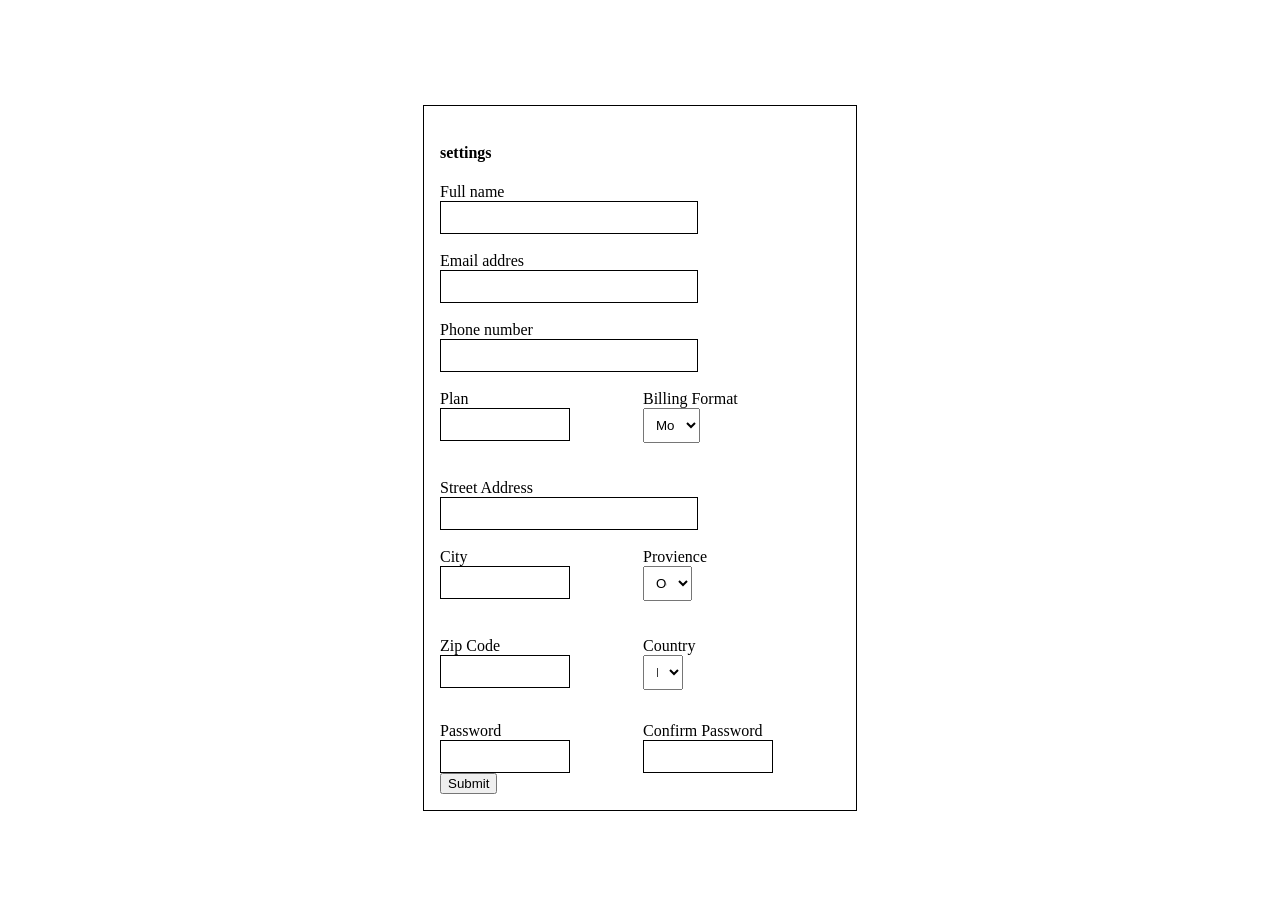
<file: index.html>
<!DOCTYPE html>
<html lang="en">

<head>
    <meta charset="UTF-8">
    <meta name="viewport" content="width=device-width, initial-scale=1.0">
    <title>Document</title>
</head>
<style>
    body {
        display: flex;
        justify-content: center;
        align-items: center;
        height: 100vh;
    }

    form {
        width: 400px;
        padding: 16px;
        border: 1px solid black;
    }
    input {
        width: 60%;
        padding: 8px;
        border: 1px solid black;
    }
    select {
        width: 60%;
        padding: 8px;
    }
</style>
<body>
    <form action="submit.html">

        <h4>settings</h4>

        <label for="name">Full name</label> <br>
        <input type="text" id="name"> <br> <br>

        <label for="email">Email addres</label> <br>
        <input type="email" id="email"> <br> <br>

        <label for="number">Phone number</label> <br>
        <input type="number" id="number"> <br> <br>

        <div style="display: flex; flex-direction: row; gap: 16px;">
            <div>
                <label for="plan">Plan</label>
                <br>
                <input type="text" id="plan">
            </div>
            <div>
                <label for="billing-format">Billing Format</label>
                <br>
                <select id="billing-format">
                    <option value="monthly">Monthly</option>
                    <option value="yearly">Yearly</option>
                </select>
            </div>
        </div>



        <br> <br>
        <label for="street-address">Street Address</label> <br>
        <input type="text" id="street-address"> <br> <br>

        <div style="display: flex; flex-direction: row; gap: 16px;">
            <div>
                <label for="city">City</label>
                <br>
                <input type="text" id="city">
            </div>
            <div>
                <label for="provience">Provience</label>
                <br>
                <select id="provience">
                    <option value="odisha">Odisha</option>
                    <option value="delhi">Delhi</option>
                </select>
            </div>
        </div>

        <br> <br>
        <div style="display: flex; flex-direction: row; gap: 16px;">
            <div>
                <label for="zip-code">Zip Code</label> <br>
                <input type="number" id="zip-code"> <br> <br>
            </div>

            <div>
                <label for="country">Country</label> <br>
                <select id="country">
                    <option value="india">India</option>
                    <option value="usa">USA</option>
                </select>
            </div>
        </div>

        <div style="display: flex; flex-direction: row; gap: 16px; margin-top: 16px;">
            <div>
            <label for="password">Password</label><br>
            <input type="password" id="password">
            </div>
            <div>
            <label for="confirm-password">Confirm Password</label><br>
            <input type="password" id="password"> <br>
            </div>
        </div>

        <button type="submit">Submit</button>
    </form>
</body>

</html>
</file>
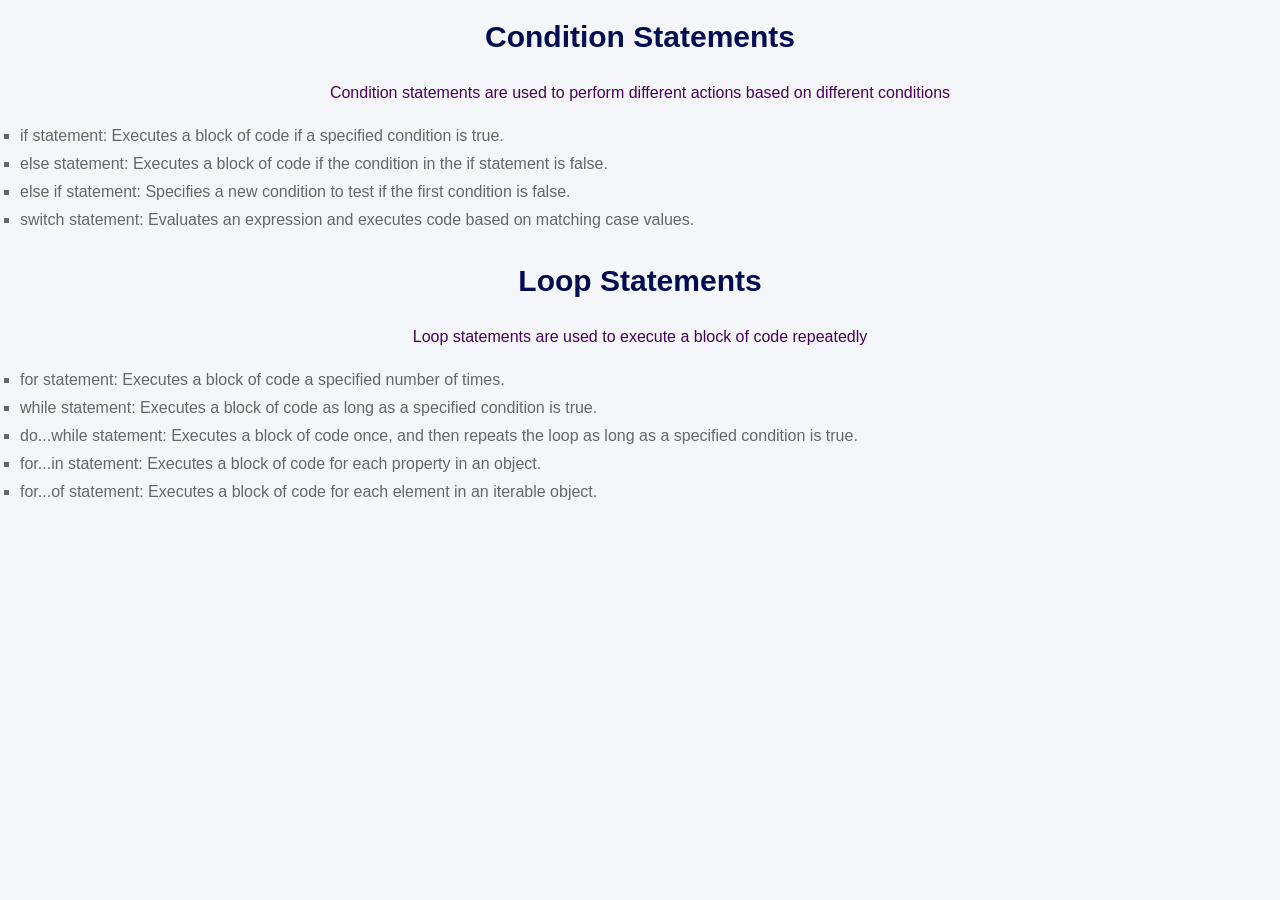
<file: class 8/index.html>
<!DOCTYPE html>
<html lang="en">

<head>
    <meta charset="UTF-8">
    <meta name="viewport" content="width=device-width, initial-scale=1.0">
    <title>Document</title>
    <link rel="stylesheet" href="style.css">
</head>

<body>
    <h2>Condition Statements</h2>
    <p>Condition statements are used to perform different actions based on different conditions</p>
    <ul>
        <li>if statement: Executes a block of code if a specified condition is true.</li>
        <li>else statement: Executes a block of code if the condition in the if statement is false.</li>
        <li>else if statement: Specifies a new condition to test if the first condition is false.</li>
        <li>switch statement: Evaluates an expression and executes code based on matching case values.</li>
    </ul>

    <h2>Loop Statements</h2>
    <p>Loop statements are used to execute a block of code repeatedly</p>
    <ul>
        <li>for statement: Executes a block of code a specified number of times.</li>
        <li>while statement: Executes a block of code as long as a specified condition is true.</li>
        <li>do...while statement: Executes a block of code once, and then repeats the loop as long as a specified condition is true.</li>
        <li>for...in statement: Executes a block of code for each property in an object.</li>
        <li>for...of statement: Executes a block of code for each element in an iterable object.</li>
    </ul>

    <script src="script.js"></script>
</body>


<!-- 
condition statements are used to perform different actions based on different conditions. In JavaScript, the most common conditional statements are:
1. if statement: Executes a block of code if a specified condition is true.
2. else statement: Executes a block of code if the condition in the if statement is false.
3. else if statement: Specifies a new condition to test if the first condition is false.
4. switch statement: Evaluates an expression and executes code based on matching case values. -->

<!-- loop statements are used to execute a block of code repeatedly. In JavaScript, the most common loop statements are:
1. for statement: Executes a block of code a specified number of times.
2. while statement: Executes a block of code as long as a specified condition is true.
3. do...while statement: Executes a block of code once, and then repeats the loop as long as a specified condition is true.
4. for...in statement: Executes a block of code for each property in an object.
5. for...of statement: Executes a block of code for each element in an iterable object. -->
</file>
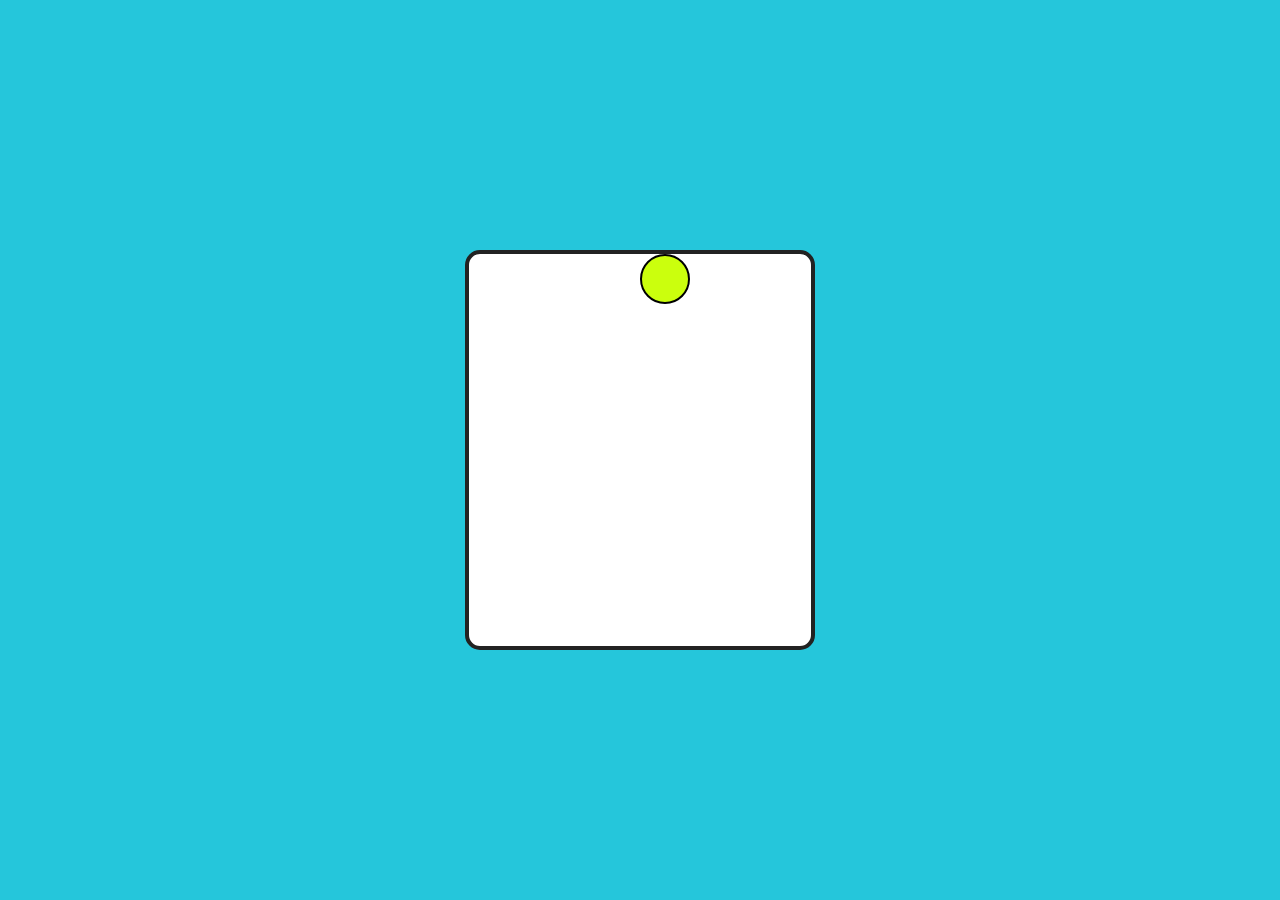
<file: Projects/container-ball/index.html>
<!DOCTYPE html>
<html lang="en">
<head>
    <meta charset="UTF-8">
    <meta name="viewport" content="width=device-width, initial-scale=1.0">
    <title>Document</title>
    <link rel="stylesheet" href="style.css">
</head>
<body>


    <div class="box">
        <div class="circle"></div>
    </div>

</body>
</html>
</file>
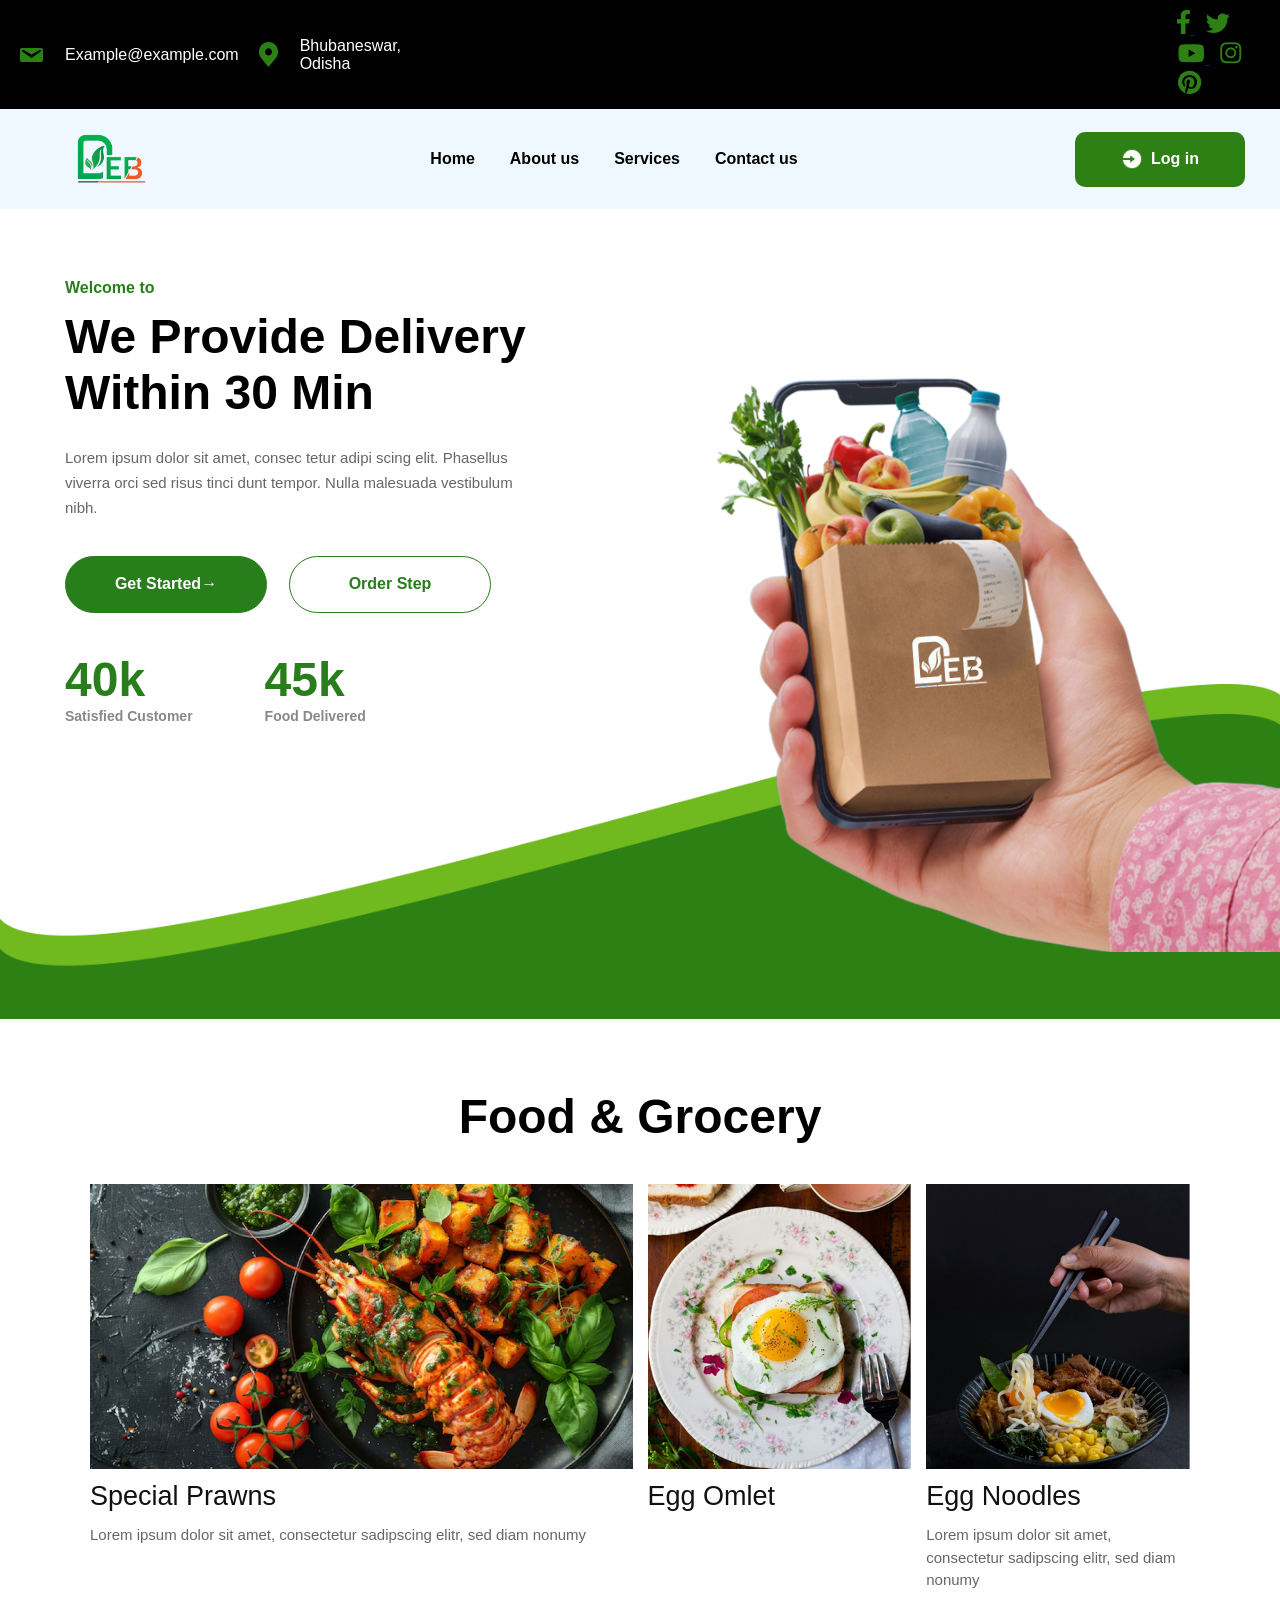
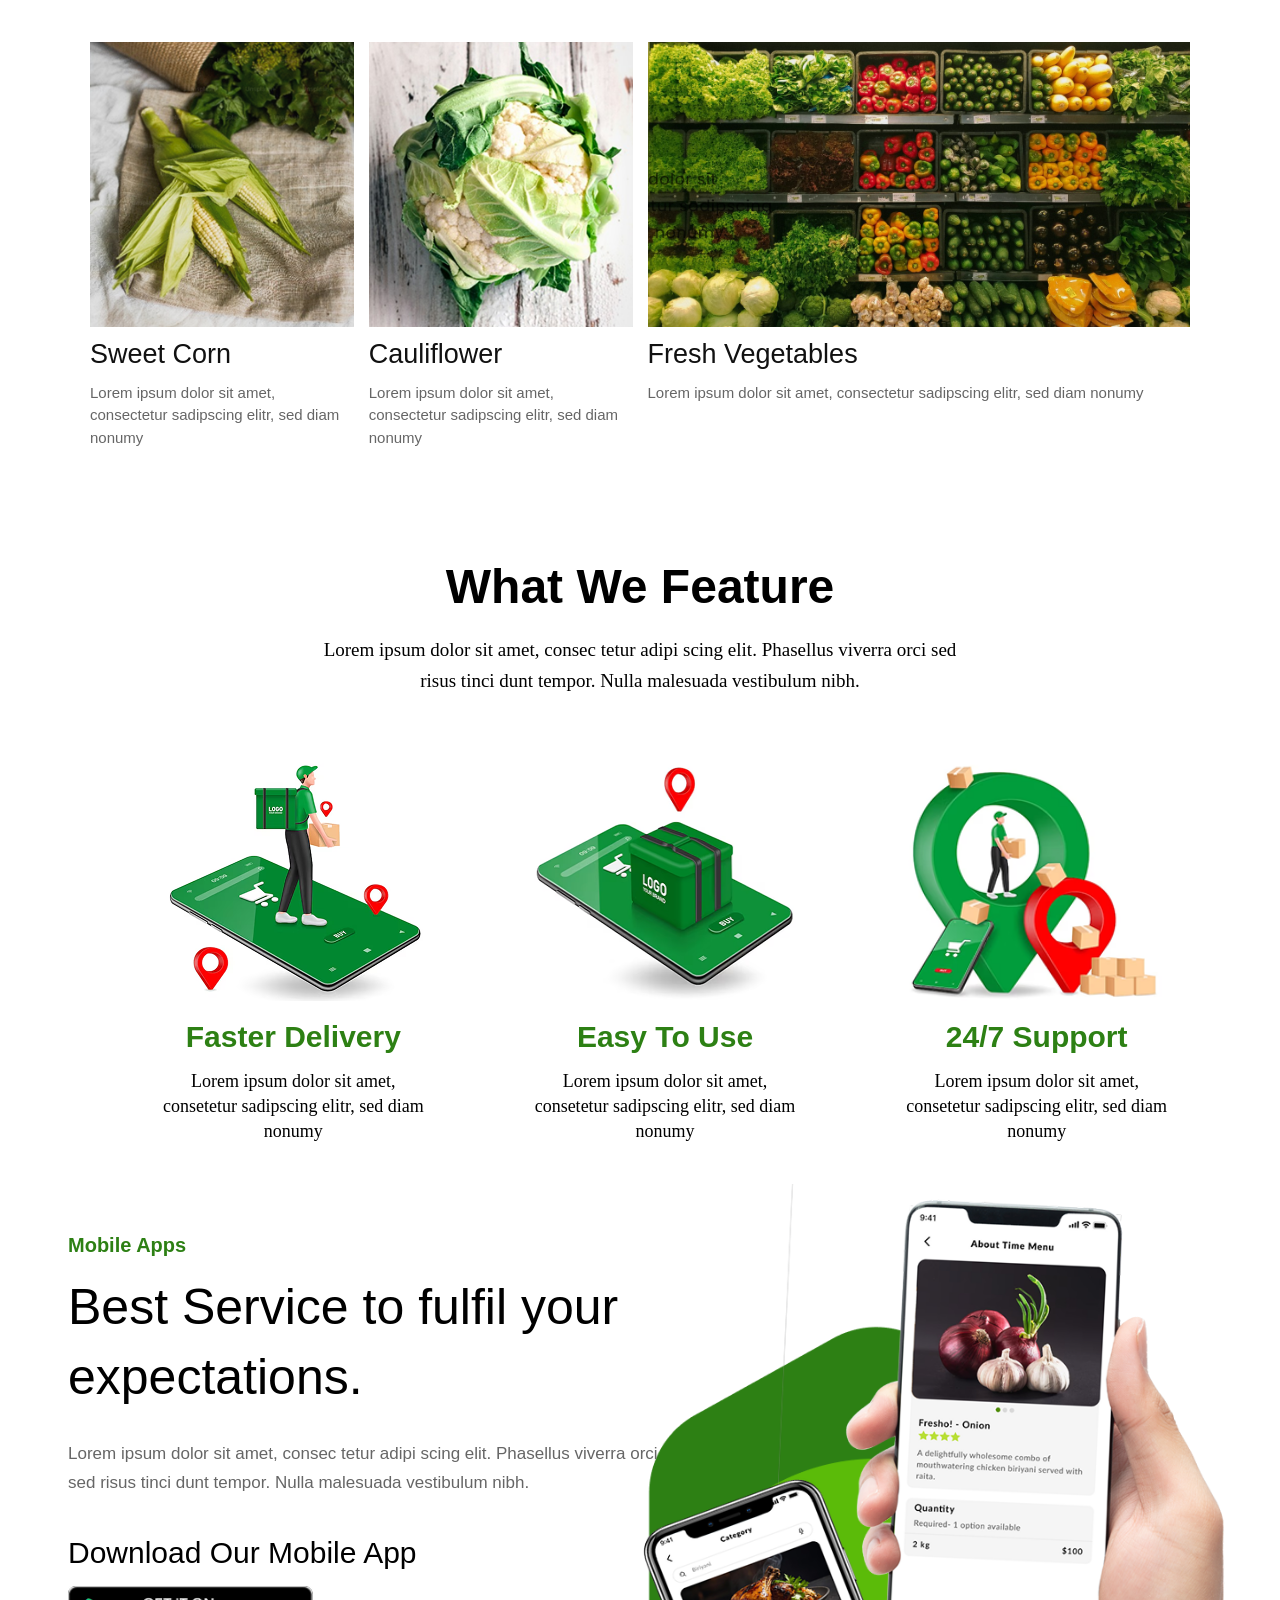
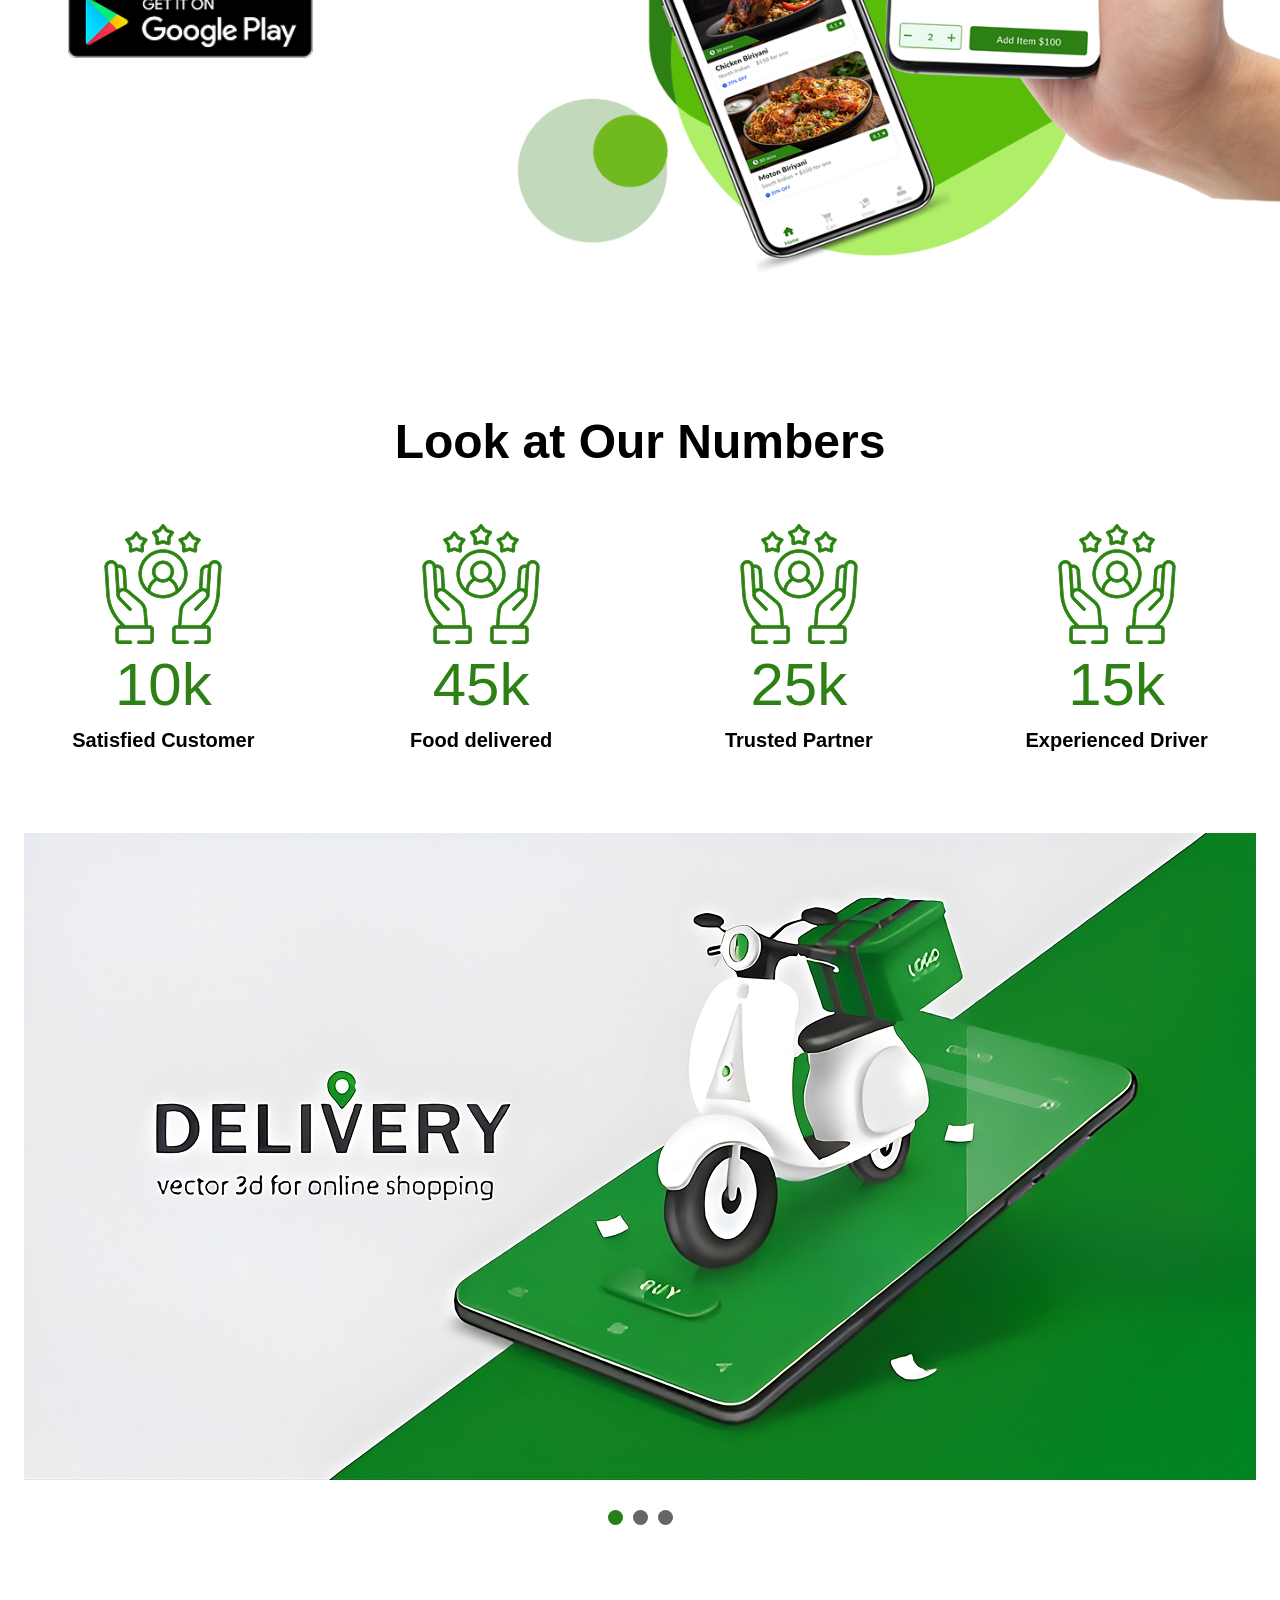
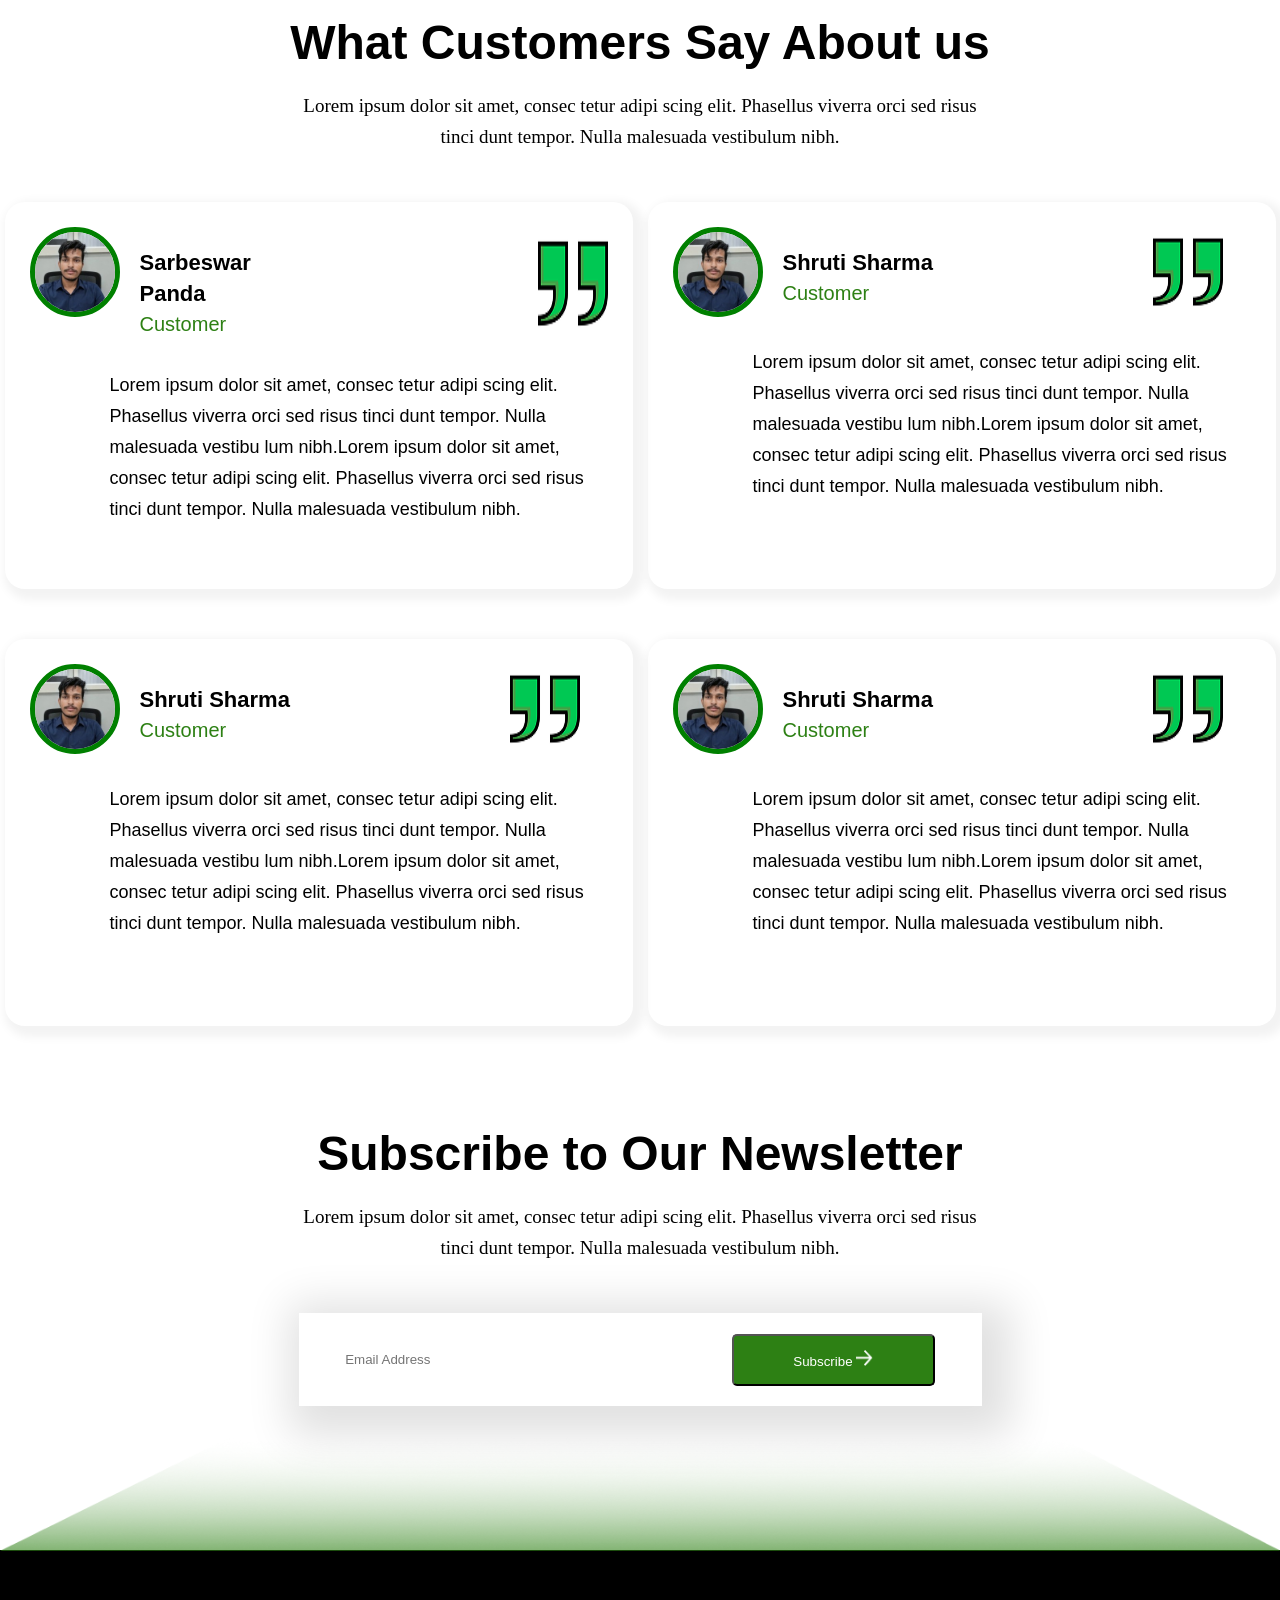
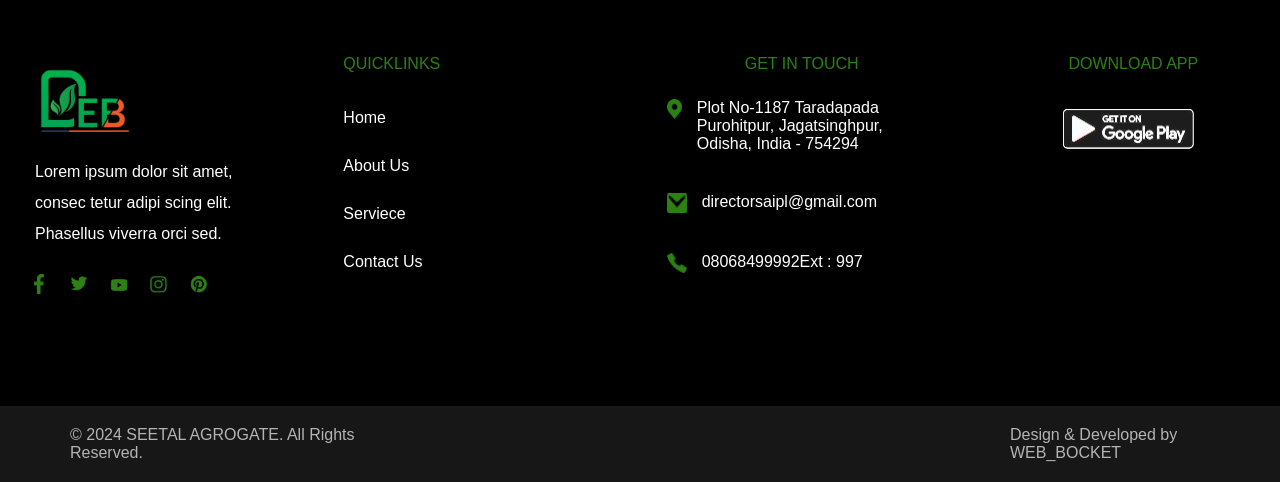
<file: Projects/food-grocery-delivery-app/index.html>
<!DOCTYPE html>
<html lang="en">

<head>
    <meta charset="UTF-8">
    <meta name="viewport" content="width=device-width, initial-scale=1.0">
    <title>Seetal</title>

    <link rel="stylesheet" href="style.css">
</head>

<body>
    <div class="header">
        <div class="email-location">
        <div class="email"><img src="assets/mail.png" alt="">Example@example.com</div>
        <div class="location"><img src="assets/map.png" alt="">Bhubaneswar, Odisha</div>
        </div>
        <div class="social-links">
            <a href="https://facebook.com">
                <img src="assets/facebook.png"  alt="Facebook">
            </a>
            <a href="https://twitter.com">
                <img src="assets/twitter.png" alt="Twitter">
            </a>
            <a href="https://youtube.com">
                <img src="assets/youtube.png" alt="YouTube">
            </a>
            <a href="https://instagram.com">
                <img src="assets/instagram.png" alt="Instagram">
            </a>
            <a href="https://pintrest.com">
                <img src="assets/pintrest.png" alt="Pinterest">
            </a>
        </div>
    </div>
    <header>
        <nav>

            <a href="#" class="logo">
                <img class="logo-img" src="assets/seetal logo.png" alt="Seetal Logo">
            </a>

            <div class="menu">
                <ul>
                    <li>Home</li>
                    <li>About us</li>
                    <li>Services</li>
                    <li>Contact us</li>
                </ul>
            </div>

            <div class="login-btn">
                <img src="assets/ri_login-circle-fill.png" alt="Login">
                <span>Log in</span>
            </div>

        </nav>
    </header>

    <main class="hero-container">


        <img class="hero-bg" src="assets/hero-bg.png" alt="">
        <img class="hero-bg2" src="assets/hero-bg2.png" alt="">

        <section class="hero-content">

            <span class="welcome-text">Welcome to</span>

            <h1 class="main-heading">
                We Provide Delivery<br>
                Within 30 Min
            </h1>

            <p class="description">
                Lorem ipsum dolor sit amet, consec tetur adipi scing elit.
                Phasellus viverra orci sed risus tinci dunt tempor. Nulla
                malesuada vestibulum nibh.
            </p>

            <div class="cta-group">
                <a href="#" class="btn btn-primary">
                    Get Started <span>→</span>
                </a>

                <a href="#" class="btn btn-secondary">
                    Order Step
                </a>
            </div>

            <div class="metrics-group">

                <div class="metric-item">
                    <h3>40k</h3>
                    <p>Satisfied Customer</p>
                </div>

                <div class="metric-item">
                    <h3>45k</h3>
                    <p>Food Delivered</p>
                </div>

            </div>

        </section>


        <section class="hero-graphic">
            <img src="assets/Group 146.png" alt="Grocery delivery">
        </section>

    </main>

    <!-- <section class="food-grocery-section">

    <h2 class="section-heading">Food & Grocery</h3>

    <div class="food-grid">
        <div class="card">
            <img src="assets/Frame 1102.png" alt="">
            <h3>Special Prawns</h3>
            <p>Lorem ipsum dolor sit amet, consetetur sadipscing elitr, sed diam nonumy</p>
        </div>
    </div>

</section> -->

    <h2 class="section-heading">Food & Grocery</h2>

    <section class="food-grid">

        <div class="food-card food-large">
            <img src="assets/Frame 1102.png" alt="Special Prawns">
            <h2>Special Prawns</h2>
            <p>Lorem ipsum dolor sit amet, consectetur sadipscing elitr, sed diam nonumy</p>
        </div>

        <div class="food-card">
            <img src="assets/Frame 1104.png" alt="Egg Omlet">
            <h2>Egg Omlet</h2>
        </div>

        <div class="food-card">
            <img src="assets/Frame 1103.png" alt="Egg Noodles">
            <h2>Egg Noodles</h2>
            <p>Lorem ipsum dolor sit amet, consectetur sadipscing elitr, sed diam nonumy</p>
        </div>

        <div class="food-card">
            <img src="assets/Frame 1117.png" alt="Sweet Corn">
            <h2>Sweet Corn</h2>
            <p>Lorem ipsum dolor sit amet, consectetur sadipscing elitr, sed diam nonumy</p>
        </div>

        <div class="food-card">
            <img src="assets/Frame 1116.png" alt="Cauliflower">
            <h2>Cauliflower</h2>
            <p>Lorem ipsum dolor sit amet, consectetur sadipscing elitr, sed diam nonumy</p>
        </div>

        <div class="food-card food-large">
            <img src="assets/Frame 1114.png" alt="Fresh Vegetables">
            <h2>Fresh Vegetables</h2>
            <p>Lorem ipsum dolor sit amet, consectetur sadipscing elitr, sed diam nonumy</p>
        </div>

    </section>

    <h2 class="section-heading">What We Feature</h2>
    <p class="section-p">Lorem ipsum dolor sit amet, consec tetur adipi scing elit. Phasellus viverra orci sed
        <br> risus tinci dunt tempor. Nulla malesuada vestibulum nibh.
    </p>
    <section class="feature">
        <div class="feature-card">
            <img src="assets/image 45.png" alt="">
            <h2>Faster Delivery</h2>
            <p>Lorem ipsum dolor sit amet, consetetur sadipscing elitr, sed diam nonumy</p>
        </div>

        <div class="feature-card">
            <img src="assets/image 44.png" alt="">
            <h2>Easy To Use</h2>
            <p>Lorem ipsum dolor sit amet, consetetur sadipscing elitr, sed diam nonumy</p>
        </div>

        <div class="feature-card">
            <img src="assets/image 46.png" alt="">
            <h2>24/7 Support</h2>
            <p>Lorem ipsum dolor sit amet, consetetur sadipscing elitr, sed diam nonumy</p>
        </div>
    </section>

    <section class="app-download">
        <div class="left">
            <h4>Mobile Apps</h4>
            <h2>
                Best Service to fulfil your
                <br>
                expectations.
            </h2>
            <p>
                Lorem ipsum dolor sit amet, consec tetur adipi scing elit.
                Phasellus viverra orci sed risus tinci dunt tempor. Nulla
                malesuada vestibulum nibh.
            </p>
            <h3>Download Our Mobile App</h3>
            <img class="download-img" src="assets/download.png">
        </div>

        <div class="right">
            <img class="app-image" src="assets/Group 37270.png">
        </div>
    </section>

    <h2 class="section-heading">Look at Our Numbers</h2>
    <section class="numbers">
        <div class="num-detail">
            <img src="assets/customer-loyalty 1.png" alt="">
            <h2>10k</h2>
            <p>Satisfied Customer</p>
        </div>
        <div class="num-detail">
            <img src="assets/customer-loyalty 1.png" alt="">
            <h2>45k</h2>
            <p>Food delivered</p>
        </div>
        <div class="num-detail">
            <img src="assets/customer-loyalty 1.png" alt="">
            <h2>25k</h2>
            <p>Trusted Partner</p>
        </div>
        <div class="num-detail">
            <img src="assets/customer-loyalty 1.png" alt="">
            <h2>15k</h2>
            <p>Experienced Driver</p>
        </div>
    </section>

    <section class="image-carsoul">
        <img src="assets/pixelcut-export-tbKB_IPzx-transformed (2) 1.png" alt="">
    </section>
    <div class="dots">
        <span class="dot active"></span>
        <span class="dot"></span>
        <span class="dot"></span>
    </div>


    <h2 class="section-heading">What Customers Say About us</h2>
    <p class="section-p">Lorem ipsum dolor sit amet, consec tetur adipi scing elit. Phasellus viverra orci sed risus
        <br>tinci dunt tempor. Nulla malesuada vestibulum nibh.
    </p>
    <section class="review">
        <div class="review-card">
            <div class="top">
                <img class="customer-profile-pic" src="assets/sarbeswar.png" alt="">
                <div>
                    <div class="customer-name">Sarbeswar Panda</div>
                    <div class="customer">Customer</div>
                </div>
                <img class="quote-img" src="assets/close 1.png" alt="">
            </div>
            <div class="bottom">
                <p class="review-descp">Lorem ipsum dolor sit amet, consec tetur adipi scing elit. Phasellus viverra
                    orci sed risus tinci dunt tempor. Nulla malesuada vestibu lum nibh.Lorem ipsum dolor sit amet,
                    consec tetur adipi scing elit. Phasellus viverra orci sed risus tinci dunt tempor. Nulla malesuada
                    vestibulum nibh.</p>
            </div>
        </div>
        <div class="review-card">
            <div class="top">
                <img class="customer-profile-pic" src="assets/sarbeswar.png" alt="">
                <div>
                    <div class="customer-name">Shruti Sharma</div>
                    <div class="customer">Customer</div>
                </div>
                <img class="quote-img" src="assets/close 1.png" alt="">
            </div>
            <div class="bottom">
                <p class="review-descp">Lorem ipsum dolor sit amet, consec tetur adipi scing elit. Phasellus viverra
                    orci sed risus tinci dunt tempor. Nulla malesuada vestibu lum nibh.Lorem ipsum dolor sit amet,
                    consec tetur adipi scing elit. Phasellus viverra orci sed risus tinci dunt tempor. Nulla malesuada
                    vestibulum nibh.</p>
            </div>
        </div>
        <div class="review-card">
            <div class="top">
                <img class="customer-profile-pic" src="assets/sarbeswar.png" alt="">
                <div>
                    <div class="customer-name">Shruti Sharma</div>
                    <div class="customer">Customer</div>
                </div>
                <img class="quote-img" src="assets/close 1.png" alt="">
            </div>
            <div class="bottom">
                <p class="review-descp">Lorem ipsum dolor sit amet, consec tetur adipi scing elit. Phasellus viverra
                    orci sed risus tinci dunt tempor. Nulla malesuada vestibu lum nibh.Lorem ipsum dolor sit amet,
                    consec tetur adipi scing elit. Phasellus viverra orci sed risus tinci dunt tempor. Nulla malesuada
                    vestibulum nibh.</p>
            </div>
        </div>
        <div class="review-card">
            <div class="top">
                <img class="customer-profile-pic" src="assets/sarbeswar.png" alt="">
                <div>
                    <div class="customer-name">Shruti Sharma</div>
                    <div class="customer">Customer</div>
                </div>
                <img class="quote-img" src="assets/close 1.png" alt="">
            </div>
            <div class="bottom">
                <p class="review-descp">Lorem ipsum dolor sit amet, consec tetur adipi scing elit. Phasellus viverra
                    orci sed risus tinci dunt tempor. Nulla malesuada vestibu lum nibh.Lorem ipsum dolor sit amet,
                    consec tetur adipi scing elit. Phasellus viverra orci sed risus tinci dunt tempor. Nulla malesuada
                    vestibulum nibh.</p>
            </div>
        </div>
    </section>

    <h2 class="section-heading">Subscribe to Our Newsletter</h2>
    <p class="section-p">Lorem ipsum dolor sit amet, consec tetur adipi scing elit. Phasellus viverra orci sed risus
        <br>tinci dunt tempor. Nulla malesuada vestibulum nibh.
    </p>

    <div class="subscribe-box">
        <input type="email" name="" id="" placeholder="Email Address">
        <button class="subscribe-btn">Subscribe <img src="assets/Vector.png" alt=""></button>
    </div>

    <img width="100%" src="assets/Vector 53.png" alt="">

    <footer class="footer">

        <div class="footerdiv logo-social">
            <img class="footer-logo" src="assets/seetal logo.png" alt="Seetal Logo">
            <p class="footer-desc">
                Lorem ipsum dolor sit amet, consec tetur adipi scing elit.
                Phasellus viverra orci sed.
            </p>
            <div class="social-icon">
                <img src="assets/facebook.png" alt="Facebook">
                <img src="assets/twitter.png" alt="Twitter">
                <img src="assets/youtube.png" alt="YouTube">
                <img src="assets/instagram.png" alt="Instagram">
                <img src="assets/pintrest.png" alt="Pinterest">
            </div>
        </div>

        <div class="footerdiv quicklinks">
            <h3>Quicklinks</h3>
            <ul>
                <li>Home</li>
                <li>About Us</li>
                <li>Serviece</li>
                <li>Contact Us</li>
            </ul>
        </div>
        <div class="footerdiv getin-touch">
            <h3>Get In Touch</h3>
            <div>
                <img src="assets/map.png" alt="">
                <p>Plot No-1187 Taradapada Purohitpur, Jagatsinghpur, Odisha, India - 754294</p>
            </div>
            <div>
                <img src="assets/mail.png" alt="">
                <p>directorsaipl@gmail.com</p>
            </div>
            <div>
                <img src="assets/call.png" alt="">
                <p>08068499992Ext : 997</p>
            </div>

        </div>
        <div class="footerdiv download">
            <h3>Download App</h3>
            <img src="assets/google-play.png" alt="">
        </div>
    </footer>
    <div class="copyright-design">
        <div class="copyright">© 2024 SEETAL AGROGATE. All Rights Reserved.</div>
        <div class="design">Design & Developed by WEB_BOCKET</div>
    </div>

</body>

</html>
</file>
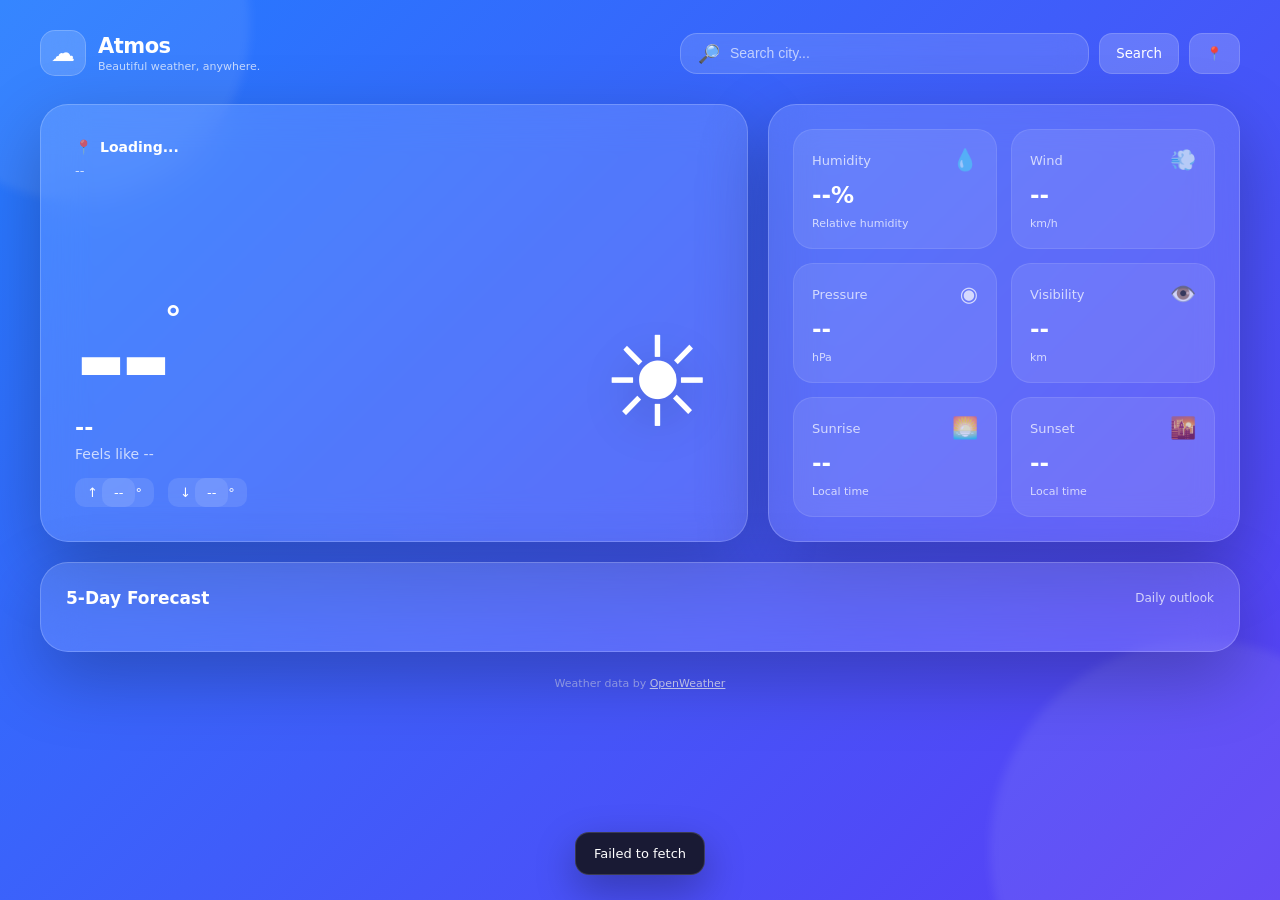
<file: weather app/1/index.html>
<!DOCTYPE html>
<html lang="en">
<head>
<meta charset="UTF-8">
<meta name="viewport" content="width=device-width, initial-scale=1.0">

<title>Atmos — Weather App</title>

<style>
/* =========================================================
   RESET
========================================================= */

* {
    margin: 0;
    padding: 0;
    box-sizing: border-box;
}

:root {
    --text: #ffffff;
    --muted: rgba(255,255,255,.72);
    --glass: rgba(255,255,255,.13);
    --glass-border: rgba(255,255,255,.20);
    --shadow: rgba(0,0,0,.25);
}

html {
    scroll-behavior: smooth;
}

body {
    min-height: 100vh;
    font-family:
        Inter,
        ui-sans-serif,
        system-ui,
        -apple-system,
        BlinkMacSystemFont,
        "Segoe UI",
        sans-serif;

    color: var(--text);

    background:
        linear-gradient(135deg, #247cff, #5b3df5);

    overflow-x: hidden;

    transition:
        background 1s ease,
        color .5s ease;
}

/* =========================================================
   WEATHER THEMES
========================================================= */

body.clear-day {
    background:
        radial-gradient(circle at 75% 15%, rgba(255,220,120,.85), transparent 20%),
        linear-gradient(135deg, #168cff, #54c8ff);
}

body.clear-night {
    background:
        radial-gradient(circle at 75% 15%, rgba(130,150,255,.35), transparent 18%),
        linear-gradient(135deg, #07152f, #172d5c);
}

body.clouds {
    background:
        linear-gradient(135deg, #026ad3, #9caebe);
}

body.rain {
    background:
        linear-gradient(135deg, #002349, #326181);
}

body.thunderstorm {
    background:
        linear-gradient(135deg, #120f25, #39305e);
}

body.snow {
    background:
        linear-gradient(135deg, #6589a8, #d5e7f4);
}

body.mist {
    background:
        linear-gradient(135deg, #536773, #aab8bd);
}

/* =========================================================
   BACKGROUND DECORATION
========================================================= */

.background {
    position: fixed;
    inset: 0;
    pointer-events: none;
    overflow: hidden;
    z-index: 0;
}

.orb {
    position: absolute;
    width: 350px;
    height: 350px;

    border-radius: 50%;

    background: rgba(255,255,255,.08);

    filter: blur(5px);

    animation: float 12s ease-in-out infinite;
}

.orb.one {
    top: -150px;
    left: -100px;
}

.orb.two {
    right: -130px;
    bottom: -160px;
    width: 420px;
    height: 420px;
    animation-delay: -5s;
}

@keyframes float {
    0%,100% {
        transform: translate(0,0);
    }

    50% {
        transform: translate(30px,25px);
    }
}

/* =========================================================
   APP
========================================================= */

.app {
    position: relative;
    z-index: 1;

    width: min(1200px, 94%);

    margin: auto;

    padding: 30px 0 50px;
}

/* =========================================================
   HEADER
========================================================= */

header {
    display: flex;
    align-items: center;
    justify-content: space-between;

    gap: 20px;

    margin-bottom: 28px;
}

.logo {
    display: flex;
    align-items: center;
    gap: 12px;
}

.logo-icon {
    width: 46px;
    height: 46px;

    display: grid;
    place-items: center;

    border-radius: 15px;

    background: rgba(255,255,255,.16);
    border: 1px solid var(--glass-border);

    backdrop-filter: blur(15px);

    font-size: 24px;
}

.logo h1 {
    font-size: 21px;
    letter-spacing: -.5px;
}

.logo span {
    display: block;

    color: var(--muted);

    font-size: 11px;

    margin-top: 2px;
}

/* =========================================================
   SEARCH
========================================================= */

.search-area {
    display: flex;
    gap: 10px;

    width: min(560px, 100%);
}

.search-box {
    flex: 1;

    display: flex;
    align-items: center;

    gap: 10px;

    padding: 5px 7px 5px 17px;

    border-radius: 17px;

    background: rgba(255,255,255,.13);

    border: 1px solid var(--glass-border);

    backdrop-filter: blur(15px);
}

.search-box span {
    font-size: 18px;
}

.search-box input {
    width: 100%;

    border: 0;
    outline: 0;

    background: transparent;

    color: white;

    font-size: 14px;
}

.search-box input::placeholder {
    color: rgba(255,255,255,.65);
}

button {
    border: 0;
    cursor: pointer;

    color: white;

    font-family: inherit;

    transition:
        transform .2s ease,
        background .2s ease;
}

button:hover {
    transform: translateY(-2px);
}

.search-btn,
.location-btn {
    padding: 12px 16px;

    border-radius: 13px;

    background: rgba(255,255,255,.19);

    border: 1px solid rgba(255,255,255,.15);
}

.location-btn {
    white-space: nowrap;
}

/* =========================================================
   MAIN WEATHER
========================================================= */

.main-weather {
    display: grid;

    grid-template-columns: 1.2fr .8fr;

    gap: 20px;

    margin-bottom: 20px;
}

.card {
    background: var(--glass);

    border: 1px solid var(--glass-border);

    border-radius: 28px;

    backdrop-filter: blur(22px);
    -webkit-backdrop-filter: blur(22px);

    box-shadow:
        0 25px 70px var(--shadow);

    overflow: hidden;
}

/* =========================================================
   CURRENT WEATHER
========================================================= */

.current {
    min-height: 420px;

    padding: 34px;

    display: flex;
    flex-direction: column;
    justify-content: space-between;
}

.location {
    display: flex;
    align-items: center;
    gap: 8px;

    color: var(--muted);

    font-size: 14px;
}

.location strong {
    color: white;
}

.date {
    margin-top: 8px;

    color: var(--muted);

    font-size: 13px;
}

.temperature-row {
    display: flex;
    align-items: center;
    justify-content: space-between;

    gap: 20px;
}

.temperature {
    font-size: clamp(75px, 10vw, 125px);

    font-weight: 700;

    letter-spacing: -7px;

    line-height: .9;
}

.unit {
    font-size: 34px;

    vertical-align: top;

    letter-spacing: 0;
}

.condition-icon {
    font-size: clamp(80px, 10vw, 125px);

    filter:
        drop-shadow(0 12px 20px rgba(0,0,0,.15));

    animation: weatherFloat 4s ease-in-out infinite;
}

@keyframes weatherFloat {
    0%,100% {
        transform: translateY(0);
    }

    50% {
        transform: translateY(-10px);
    }
}

.condition {
    font-size: 22px;
    font-weight: 600;

    text-transform: capitalize;
}

.feels {
    margin-top: 6px;

    color: var(--muted);

    font-size: 14px;
}

/* =========================================================
   EXTRA INFO
========================================================= */

.high-low {
    display: flex;
    gap: 14px;

    margin-top: 16px;
}

.high-low span {
    padding: 7px 12px;

    border-radius: 10px;

    background: rgba(255,255,255,.10);

    font-size: 13px;
}

/* =========================================================
   STATS
========================================================= */

.stats {
    padding: 24px;

    display: grid;

    grid-template-columns: repeat(2, 1fr);

    gap: 14px;
}

.stat {
    min-height: 120px;

    padding: 18px;

    border-radius: 20px;

    background: rgba(255,255,255,.09);

    border: 1px solid rgba(255,255,255,.10);

    display: flex;
    flex-direction: column;
    justify-content: space-between;
}

.stat-top {
    display: flex;
    align-items: center;
    justify-content: space-between;

    color: var(--muted);

    font-size: 13px;
}

.stat-icon {
    font-size: 21px;
}

.stat-value {
    font-size: 23px;

    font-weight: 650;
}

.stat-small {
    color: var(--muted);

    font-size: 11px;
}

/* =========================================================
   FORECAST
========================================================= */

.forecast-card {
    padding: 25px;
}

.section-title {
    display: flex;
    align-items: center;
    justify-content: space-between;

    margin-bottom: 18px;
}

.section-title h2 {
    font-size: 17px;
}

.section-title span {
    color: var(--muted);
    font-size: 12px;
}

.forecast {
    display: grid;

    grid-template-columns: repeat(5, 1fr);

    gap: 12px;
}

.forecast-item {
    padding: 20px 12px;

    text-align: center;

    border-radius: 20px;

    background: rgba(255,255,255,.08);

    border: 1px solid rgba(255,255,255,.10);

    transition: .25s ease;
}

.forecast-item:hover {
    transform: translateY(-5px);

    background: rgba(255,255,255,.14);
}

.forecast-day {
    font-size: 13px;

    color: var(--muted);

    margin-bottom: 12px;
}

.forecast-icon {
    font-size: 35px;

    margin-bottom: 12px;
}

.forecast-temp {
    font-size: 17px;

    font-weight: 650;
}

.forecast-desc {
    margin-top: 5px;

    color: var(--muted);

    font-size: 10px;

    text-transform: capitalize;
}

/* =========================================================
   FOOTER
========================================================= */

footer {
    text-align: center;

    margin-top: 25px;

    color: rgba(255,255,255,.48);

    font-size: 11px;
}

footer a {
    color: rgba(255,255,255,.75);
}

/* =========================================================
   LOADING
========================================================= */

.loading {
    position: fixed;

    inset: 0;

    z-index: 100;

    display: none;

    place-items: center;

    background: rgba(5,15,30,.55);

    backdrop-filter: blur(10px);
}

.loading.show {
    display: grid;
}

.loader {
    width: 55px;
    height: 55px;

    border-radius: 50%;

    border: 4px solid rgba(255,255,255,.25);

    border-top-color: white;

    animation: spin .8s linear infinite;
}

@keyframes spin {
    to {
        transform: rotate(360deg);
    }
}

/* =========================================================
   ERROR
========================================================= */

.error {
    position: fixed;

    left: 50%;
    bottom: 25px;

    z-index: 200;

    transform: translateX(-50%) translateY(120px);

    padding: 13px 18px;

    border-radius: 14px;

    background: rgba(20,20,30,.9);

    border: 1px solid rgba(255,255,255,.15);

    box-shadow: 0 15px 40px rgba(0,0,0,.3);

    font-size: 13px;

    opacity: 0;

    transition: .35s ease;
}

.error.show {
    transform: translateX(-50%) translateY(0);
    opacity: 1;
}

/* =========================================================
   RESPONSIVE
========================================================= */

@media (max-width: 850px) {

    header {
        flex-direction: column;
        align-items: stretch;
    }

    .main-weather {
        grid-template-columns: 1fr;
    }

    .current {
        min-height: 400px;
    }

    .forecast {
        grid-template-columns: repeat(5, minmax(110px, 1fr));

        overflow-x: auto;

        padding-bottom: 5px;
    }

    .forecast-item {
        min-width: 110px;
    }
}

@media (max-width: 600px) {

    .app {
        width: 92%;
        padding-top: 20px;
    }

    .search-area {
        flex-wrap: wrap;
    }

    .search-box {
        width: 100%;
        flex-basis: 100%;
    }

    .search-btn,
    .location-btn {
        flex: 1;
    }

    .current {
        padding: 24px;

        min-height: 360px;
    }

    .temperature-row {
        align-items: center;
    }

    .temperature {
        font-size: 78px;
    }

    .condition-icon {
        font-size: 75px;
    }

    .condition {
        font-size: 19px;
    }

    .stats {
        padding: 15px;
    }

    .stat {
        min-height: 105px;
        padding: 14px;
    }

    .stat-value {
        font-size: 19px;
    }

    .forecast-card {
        padding: 18px;
    }
}

@media (max-width: 400px) {

    .temperature {
        font-size: 68px;
    }

    .condition-icon {
        font-size: 65px;
    }

    .stats {
        grid-template-columns: 1fr 1fr;
    }
}
</style>
</head>

<body>

<div class="background">
    <div class="orb one"></div>
    <div class="orb two"></div>
</div>

<div class="loading" id="loading">
    <div class="loader"></div>
</div>

<div class="error" id="error"></div>

<div class="app">

    <!-- HEADER -->
    <header>

        <div class="logo">
            <div class="logo-icon">☁️</div>

            <div>
                <h1>Atmos</h1>
                <span>Beautiful weather, anywhere.</span>
            </div>
        </div>

        <div class="search-area">

            <div class="search-box">
                <span>🔎</span>

                <input
                    id="cityInput"
                    type="text"
                    placeholder="Search city..."
                    autocomplete="off"
                >
            </div>

            <button
                class="search-btn"
                id="searchBtn"
            >
                Search
            </button>

            <button
                class="location-btn"
                id="locationBtn"
                title="Use my location"
            >
                📍
            </button>

        </div>

    </header>


    <!-- CURRENT WEATHER -->
    <main class="main-weather">

        <section class="card current">

            <div>

                <div class="location">
                    📍
                    <strong id="cityName">Loading...</strong>
                </div>

                <div
                    class="date"
                    id="currentDate"
                >
                    --
                </div>

            </div>


            <div>

                <div class="temperature-row">

                    <div>
                        <div class="temperature">
                            <span id="temperature">--</span><span class="unit">°</span>
                        </div>

                        <div
                            class="condition"
                            id="condition"
                        >
                            --
                        </div>

                        <div
                            class="feels"
                            id="feels"
                        >
                            Feels like --
                        </div>
                    </div>

                    <div
                        class="condition-icon"
                        id="weatherIcon"
                    >
                        ☀️
                    </div>

                </div>


                <div class="high-low">
                    <span>
                        ↑ <span id="high">--</span>°
                    </span>

                    <span>
                        ↓ <span id="low">--</span>°
                    </span>
                </div>

            </div>

        </section>


        <!-- STATS -->
        <section class="card stats">

            <div class="stat">

                <div class="stat-top">
                    <span>Humidity</span>
                    <span class="stat-icon">💧</span>
                </div>

                <div class="stat-value">
                    <span id="humidity">--</span>%
                </div>

                <div class="stat-small">
                    Relative humidity
                </div>

            </div>


            <div class="stat">

                <div class="stat-top">
                    <span>Wind</span>
                    <span class="stat-icon">💨</span>
                </div>

                <div class="stat-value">
                    <span id="wind">--</span>
                </div>

                <div class="stat-small">
                    km/h
                </div>

            </div>


            <div class="stat">

                <div class="stat-top">
                    <span>Pressure</span>
                    <span class="stat-icon">◉</span>
                </div>

                <div class="stat-value">
                    <span id="pressure">--</span>
                </div>

                <div class="stat-small">
                    hPa
                </div>

            </div>


            <div class="stat">

                <div class="stat-top">
                    <span>Visibility</span>
                    <span class="stat-icon">👁️</span>
                </div>

                <div class="stat-value">
                    <span id="visibility">--</span>
                </div>

                <div class="stat-small">
                    km
                </div>

            </div>


            <div class="stat">

                <div class="stat-top">
                    <span>Sunrise</span>
                    <span class="stat-icon">🌅</span>
                </div>

                <div
                    class="stat-value"
                    id="sunrise"
                >
                    --
                </div>

                <div class="stat-small">
                    Local time
                </div>

            </div>


            <div class="stat">

                <div class="stat-top">
                    <span>Sunset</span>
                    <span class="stat-icon">🌇</span>
                </div>

                <div
                    class="stat-value"
                    id="sunset"
                >
                    --
                </div>

                <div class="stat-small">
                    Local time
                </div>

            </div>

        </section>

    </main>


    <!-- FORECAST -->
    <section class="card forecast-card">

        <div class="section-title">

            <h2>5-Day Forecast</h2>

            <span>
                Daily outlook
            </span>

        </div>

        <div
            class="forecast"
            id="forecast"
        >

            <!-- JavaScript inserts forecast -->

        </div>

    </section>


    <footer>
        Weather data by
        <a
            href="https://openweathermap.org/"
            target="_blank"
            rel="noopener"
        >
            OpenWeather
        </a>
    </footer>

</div>


<script>
/* =========================================================
   CONFIGURATION
========================================================= */

const API_KEY = "838a2b64bd8aa9ac1a1f054eecd677da";

const CURRENT_API =
    "https://api.openweathermap.org/data/2.5/weather";

const FORECAST_API =
    "https://api.openweathermap.org/data/2.5/forecast";


/* =========================================================
   DOM
========================================================= */

const cityInput =
    document.getElementById("cityInput");

const searchBtn =
    document.getElementById("searchBtn");

const locationBtn =
    document.getElementById("locationBtn");

const loading =
    document.getElementById("loading");

const errorBox =
    document.getElementById("error");


/* =========================================================
   DEFAULT CITY
========================================================= */

let currentCity = "Bhubaneswar";


/* =========================================================
   WEATHER EMOJIS
========================================================= */

function weatherEmoji(id, icon) {

    const night = icon && icon.endsWith("n");

    if (id >= 200 && id < 300) {
        return "⛈️";
    }

    if (id >= 300 && id < 400) {
        return "🌦️";
    }

    if (id >= 500 && id < 600) {
        return id >= 502 ? "🌧️" : "🌦️";
    }

    if (id >= 600 && id < 700) {
        return "❄️";
    }

    if (id >= 700 && id < 800) {
        return "🌫️";
    }

    if (id === 800) {
        return night ? "🌙" : "☀️";
    }

    if (id === 801) {
        return night ? "🌙☁️" : "🌤️";
    }

    if (id === 802) {
        return "⛅";
    }

    if (id >= 803) {
        return "☁️";
    }

    return "🌤️";
}


/* =========================================================
   WEATHER THEME
========================================================= */

function setWeatherTheme(weatherId, icon) {

    document.body.className = "";

    const night =
        icon &&
        icon.endsWith("n");

    if (weatherId >= 200 && weatherId < 300) {

        document.body.classList.add(
            "thunderstorm"
        );

    } else if (
        weatherId >= 300 &&
        weatherId < 600
    ) {

        document.body.classList.add(
            "rain"
        );

    } else if (
        weatherId >= 600 &&
        weatherId < 700
    ) {

        document.body.classList.add(
            "snow"
        );

    } else if (
        weatherId >= 700 &&
        weatherId < 800
    ) {

        document.body.classList.add(
            "mist"
        );

    } else if (weatherId === 800) {

        document.body.classList.add(
            night ? "clear-night" : "clear-day"
        );

    } else {

        document.body.classList.add(
            "clouds"
        );
    }
}


/* =========================================================
   DATE
========================================================= */

function formatDate(timestamp, timezone) {

    const date =
        new Date(
            (timestamp + timezone) * 1000
        );

    return date.toUTCString()
        .replace("GMT", "")
        .trim();
}


/* =========================================================
   TIME
========================================================= */

function formatTime(timestamp, timezone) {

    const local =
        new Date(
            (timestamp + timezone) * 1000
        );

    return local.toUTCString()
        .slice(17, 22);
}


/* =========================================================
   SHOW ERROR
========================================================= */

function showError(message) {

    errorBox.textContent = message;

    errorBox.classList.add("show");

    setTimeout(() => {

        errorBox.classList.remove("show");

    }, 4000);
}


/* =========================================================
   LOADING
========================================================= */

function setLoading(state) {

    loading.classList.toggle(
        "show",
        state
    );
}


/* =========================================================
   CHECK API KEY
========================================================= */

function checkApiKey() {

    if (
        !API_KEY ||
        API_KEY === "YOUR_OPENWEATHER_API_KEY"
    ) {

        showError(
            "Please add your OpenWeather API key in the JavaScript code."
        );

        return false;
    }

    return true;
}


/* =========================================================
   FETCH CURRENT WEATHER
========================================================= */

async function getWeather(city) {

    if (!checkApiKey()) return;

    setLoading(true);

    try {

        const url =
            `${CURRENT_API}?q=${encodeURIComponent(city)}` +
            `&appid=${API_KEY}` +
            `&units=metric`;

        const response =
            await fetch(url);

        if (!response.ok) {

            if (response.status === 401) {
                throw new Error(
                    "Invalid OpenWeather API key."
                );
            }

            if (response.status === 404) {
                throw new Error(
                    "City not found."
                );
            }

            throw new Error(
                "Unable to fetch weather."
            );
        }

        const data =
            await response.json();

        renderCurrentWeather(data);

        currentCity = data.name;

        await getForecast(
            data.coord.lat,
            data.coord.lon
        );

    } catch (error) {

        showError(
            error.message ||
            "Something went wrong."
        );

    } finally {

        setLoading(false);
    }
}


/* =========================================================
   FETCH FORECAST
========================================================= */

async function getForecast(lat, lon) {

    const url =
        `${FORECAST_API}?lat=${lat}&lon=${lon}` +
        `&appid=${API_KEY}&units=metric`;

    const response =
        await fetch(url);

    if (!response.ok) {

        throw new Error(
            "Forecast unavailable."
        );
    }

    const data =
        await response.json();

    renderForecast(data);
}


/* =========================================================
   CURRENT WEATHER UI
========================================================= */

function renderCurrentWeather(data) {

    const weather =
        data.weather[0];

    const main =
        data.main;

    document.getElementById(
        "cityName"
    ).textContent =
        `${data.name}, ${data.sys.country}`;


    document.getElementById(
        "currentDate"
    ).textContent =
        formatDate(
            data.dt,
            data.timezone
        );


    document.getElementById(
        "temperature"
    ).textContent =
        Math.round(main.temp);


    document.getElementById(
        "condition"
    ).textContent =
        weather.description;


    document.getElementById(
        "feels"
    ).textContent =
        `Feels like ${Math.round(main.feels_like)}°C`;


    document.getElementById(
        "weatherIcon"
    ).textContent =
        weatherEmoji(
            weather.id,
            weather.icon
        );


    document.getElementById(
        "humidity"
    ).textContent =
        main.humidity;


    document.getElementById(
        "pressure"
    ).textContent =
        main.pressure;


    document.getElementById(
        "wind"
    ).textContent =
        Math.round(
            data.wind.speed * 3.6
        );


    document.getElementById(
        "visibility"
    ).textContent =
        data.visibility
            ? (data.visibility / 1000).toFixed(1)
            : "--";


    document.getElementById(
        "sunrise"
    ).textContent =
        formatTime(
            data.sys.sunrise,
            data.timezone
        );


    document.getElementById(
        "sunset"
    ).textContent =
        formatTime(
            data.sys.sunset,
            data.timezone
        );


    setWeatherTheme(
        weather.id,
        weather.icon
    );
}


/* =========================================================
   FORECAST UI
========================================================= */

function renderForecast(data) {

    const forecastContainer =
        document.getElementById(
            "forecast"
        );

    forecastContainer.innerHTML = "";


    /*
       OpenWeather 5-day forecast provides
       3-hour intervals.

       We select approximately one forecast
       per day.
    */

    const days = {};

    data.list.forEach(item => {

        const date =
            item.dt_txt.split(" ")[0];

        if (!days[date]) {
            days[date] = item;
        }

    });


    const daily =
        Object.values(days).slice(0, 5);


    daily.forEach((item, index) => {

        const weather =
            item.weather[0];


        const date =
            new Date(item.dt * 1000);


        let dayName;

        if (index === 0) {

            dayName = "Today";

        } else {

            dayName =
                date.toLocaleDateString(
                    "en-US",
                    {
                        weekday: "short"
                    }
                );
        }


        const html = `
            <div class="forecast-item">

                <div class="forecast-day">
                    ${dayName}
                </div>

                <div class="forecast-icon">
                    ${weatherEmoji(
                        weather.id,
                        weather.icon
                    )}
                </div>

                <div class="forecast-temp">
                    ${Math.round(item.main.temp)}°
                </div>

                <div class="forecast-desc">
                    ${weather.description}
                </div>

            </div>
        `;

        forecastContainer.insertAdjacentHTML(
            "beforeend",
            html
        );

    });
}


/* =========================================================
   SEARCH
========================================================= */

function searchCity() {

    const city =
        cityInput.value.trim();

    if (!city) {

        showError(
            "Please enter a city name."
        );

        return;
    }

    getWeather(city);
}


searchBtn.addEventListener(
    "click",
    searchCity
);


cityInput.addEventListener(
    "keydown",
    event => {

        if (event.key === "Enter") {
            searchCity();
        }

    }
);


/* =========================================================
   CURRENT LOCATION
========================================================= */

locationBtn.addEventListener(
    "click",
    () => {

        if (!navigator.geolocation) {

            showError(
                "Geolocation is not supported by your browser."
            );

            return;
        }


        setLoading(true);


        navigator.geolocation.getCurrentPosition(

            async position => {

                try {

                    const lat =
                        position.coords.latitude;

                    const lon =
                        position.coords.longitude;


                    const url =
                        `${CURRENT_API}?lat=${lat}&lon=${lon}` +
                        `&appid=${API_KEY}&units=metric`;


                    const response =
                        await fetch(url);


                    if (!response.ok) {

                        throw new Error(
                            "Unable to get your location weather."
                        );
                    }


                    const data =
                        await response.json();


                    renderCurrentWeather(data);

                    await getForecast(
                        lat,
                        lon
                    );


                } catch (error) {

                    showError(
                        error.message
                    );

                } finally {

                    setLoading(false);
                }

            },

            error => {

                setLoading(false);

                showError(
                    "Location permission was denied or unavailable."
                );

            }

        );

    }
);


/* =========================================================
   START APP
========================================================= */

getWeather(
    currentCity
);
</script>

</body>
</html>
</file>
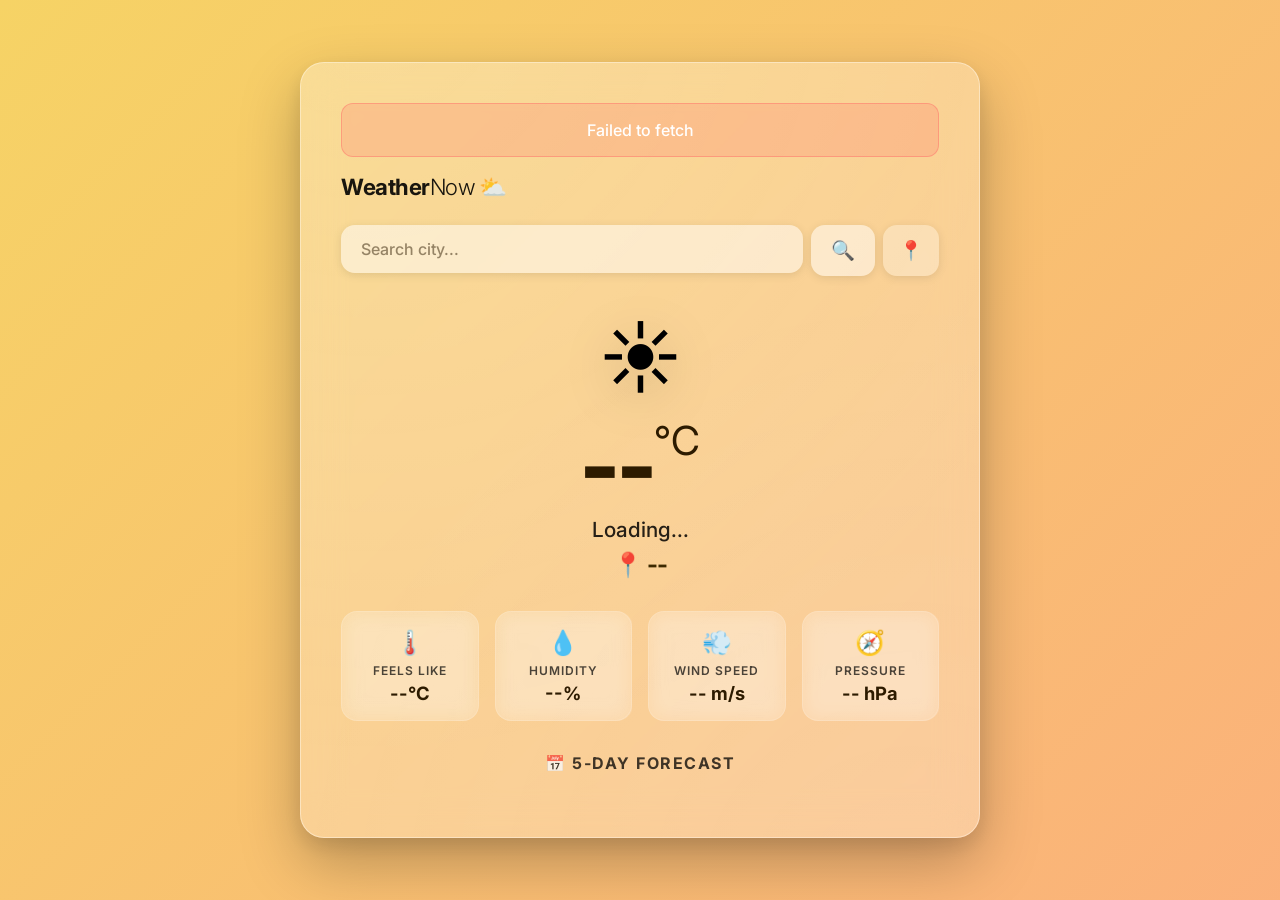
<file: weather app/2/index.html>
<!DOCTYPE html>
<html lang="en">

<head>
    <meta charset="UTF-8">
    <meta name="viewport" content="width=device-width, initial-scale=1.0">
    <title>WeatherNow - Live Weather Dashboard</title>
    <link rel="preconnect" href="https://fonts.googleapis.com">
    <link rel="preconnect" href="https://fonts.gstatic.com" crossorigin>
    <link href="https://fonts.googleapis.com/css2?family=Inter:wght@300;400;500;600;700;800&display=swap"
        rel="stylesheet">
    <style>
        :root {
            --transition-speed: 0.6s;
            --card-radius: 24px;
            --spacing-sm: 8px;
            --spacing-md: 16px;
            --spacing-lg: 24px;
            --spacing-xl: 32px;
        }

        * {
            margin: 0;
            padding: 0;
            box-sizing: border-box;
        }

        body {
            font-family: 'Inter', -apple-system, BlinkMacSystemFont, 'Segoe UI', sans-serif;
            min-height: 100vh;
            display: flex;
            align-items: center;
            justify-content: center;
            background: linear-gradient(135deg, #667eea 0%, #764ba2 100%);
            background-size: 400% 400%;
            animation: gradientShift 15s ease infinite;
            transition: background var(--transition-speed) ease;
            padding: var(--spacing-md);
            position: relative;
            overflow-x: hidden;
        }

        @keyframes gradientShift {

            0%,
            100% {
                background-position: 0% 50%;
            }

            50% {
                background-position: 100% 50%;
            }
        }

        /* ----- Weather Themes ----- */
        body.weather-clear {
            background: linear-gradient(135deg, #f6d365 0%, #fda085 50%, #f6d365 100%);
            background-size: 300% 300%;
        }

        body.weather-clear .card {
            background: rgba(255, 255, 255, 0.25);
            backdrop-filter: blur(20px);
            border: 1px solid rgba(255, 255, 255, 0.4);
        }

        body.weather-clear .temp-large {
            color: #2d1b00;
        }

        body.weather-clear .city-name {
            color: #3d2a00;
        }

        body.weather-clear .detail-value {
            color: #2d1b00;
        }

        body.weather-clear .forecast-day {
            background: rgba(255, 255, 255, 0.3);
        }

        body.weather-clear .search-box input {
            background: rgba(255, 255, 255, 0.5);
            color: #2d1b00;
        }

        body.weather-clear .search-box input::placeholder {
            color: rgba(45, 27, 0, 0.5);
        }

        body.weather-clear .search-btn {
            background: rgba(255, 255, 255, 0.5);
            color: #2d1b00;
        }

        body.weather-clouds {
            background: linear-gradient(135deg, #8e9eab 0%, #4a5568 50%, #718096 100%);
            background-size: 300% 300%;
        }

        body.weather-clouds .card {
            background: rgba(255, 255, 255, 0.15);
            backdrop-filter: blur(20px);
            border: 1px solid rgba(255, 255, 255, 0.3);
        }

        body.weather-clouds .temp-large,
        body.weather-clouds .city-name,
        body.weather-clouds .detail-value {
            color: #ffffff;
        }

        body.weather-clouds .forecast-day {
            background: rgba(255, 255, 255, 0.15);
            color: #fff;
        }

        body.weather-clouds .search-box input {
            background: rgba(255, 255, 255, 0.3);
            color: #fff;
        }

        body.weather-clouds .search-box input::placeholder {
            color: rgba(255, 255, 255, 0.6);
        }

        body.weather-clouds .search-btn {
            background: rgba(255, 255, 255, 0.3);
            color: #fff;
        }

        body.weather-rain {
            background: linear-gradient(135deg, #1a2a3a 0%, #2c3e50 30%, #34495e 60%, #1a252f 100%);
            background-size: 300% 300%;
        }

        body.weather-rain .card {
            background: rgba(0, 0, 0, 0.35);
            backdrop-filter: blur(20px);
            border: 1px solid rgba(255, 255, 255, 0.2);
        }

        body.weather-rain .temp-large,
        body.weather-rain .city-name,
        body.weather-rain .detail-value {
            color: #e0e8f0;
        }

        body.weather-rain .forecast-day {
            background: rgba(255, 255, 255, 0.12);
            color: #e0e8f0;
        }

        body.weather-rain .search-box input {
            background: rgba(255, 255, 255, 0.15);
            color: #e0e8f0;
        }

        body.weather-rain .search-box input::placeholder {
            color: rgba(224, 232, 240, 0.5);
        }

        body.weather-rain .search-btn {
            background: rgba(255, 255, 255, 0.15);
            color: #e0e8f0;
        }

        body.weather-thunderstorm {
            background: linear-gradient(135deg, #0f0c29 0%, #1a1a3e 30%, #24243e 60%, #0f0c29 100%);
            background-size: 300% 300%;
            animation: thunderFlash 4s ease-in-out infinite, gradientShift 15s ease infinite;
        }

        body.weather-thunderstorm .card {
            background: rgba(0, 0, 0, 0.45);
            backdrop-filter: blur(20px);
            border: 1px solid rgba(255, 255, 255, 0.15);
        }

        body.weather-thunderstorm .temp-large,
        body.weather-thunderstorm .city-name,
        body.weather-thunderstorm .detail-value {
            color: #f0e6ff;
        }

        body.weather-thunderstorm .forecast-day {
            background: rgba(255, 255, 255, 0.1);
            color: #f0e6ff;
        }

        body.weather-thunderstorm .search-box input {
            background: rgba(255, 255, 255, 0.1);
            color: #f0e6ff;
        }

        body.weather-thunderstorm .search-box input::placeholder {
            color: rgba(240, 230, 255, 0.4);
        }

        body.weather-thunderstorm .search-btn {
            background: rgba(255, 255, 255, 0.1);
            color: #f0e6ff;
        }

        @keyframes thunderFlash {

            0%,
            92%,
            96%,
            100% {
                filter: brightness(1);
            }

            93%,
            95% {
                filter: brightness(1.3);
            }

            94% {
                filter: brightness(0.85);
            }
        }

        body.weather-snow {
            background: linear-gradient(135deg, #b8c6db 0%, #e0e7ef 30%, #c5d0de 60%, #a8b8cc 100%);
            background-size: 300% 300%;
        }

        body.weather-snow .card {
            background: rgba(255, 255, 255, 0.35);
            backdrop-filter: blur(20px);
            border: 1px solid rgba(255, 255, 255, 0.6);
        }

        body.weather-snow .temp-large,
        body.weather-snow .city-name,
        body.weather-snow .detail-value {
            color: #1a2a3a;
        }

        body.weather-snow .forecast-day {
            background: rgba(255, 255, 255, 0.45);
            color: #1a2a3a;
        }

        body.weather-snow .search-box input {
            background: rgba(255, 255, 255, 0.6);
            color: #1a2a3a;
        }

        body.weather-snow .search-box input::placeholder {
            color: rgba(26, 42, 58, 0.5);
        }

        body.weather-snow .search-btn {
            background: rgba(255, 255, 255, 0.6);
            color: #1a2a3a;
        }

        body.weather-mist {
            background: linear-gradient(135deg, #606c88 0%, #3f4c6b 50%, #606c88 100%);
            background-size: 300% 300%;
        }

        body.weather-mist .card {
            background: rgba(255, 255, 255, 0.18);
            backdrop-filter: blur(20px);
            border: 1px solid rgba(255, 255, 255, 0.25);
        }

        body.weather-mist .temp-large,
        body.weather-mist .city-name,
        body.weather-mist .detail-value {
            color: #f0f4f8;
        }

        body.weather-mist .forecast-day {
            background: rgba(255, 255, 255, 0.15);
            color: #f0f4f8;
        }

        body.weather-mist .search-box input {
            background: rgba(255, 255, 255, 0.25);
            color: #f0f4f8;
        }

        body.weather-mist .search-box input::placeholder {
            color: rgba(240, 244, 248, 0.5);
        }

        body.weather-mist .search-btn {
            background: rgba(255, 255, 255, 0.25);
            color: #f0f4f8;
        }

        /* ----- Layout ----- */
        .app-container {
            width: 100%;
            max-width: 560px;
            position: relative;
            z-index: 10;
        }

        .card {
            border-radius: var(--card-radius);
            padding: var(--spacing-xl);
            box-shadow: 0 25px 60px rgba(0, 0, 0, 0.25), 0 8px 20px rgba(0, 0, 0, 0.1);
            transition: all var(--transition-speed) ease;
            position: relative;
            overflow: hidden;
        }

        .card::before {
            content: '';
            position: absolute;
            top: -50%;
            left: -50%;
            width: 200%;
            height: 200%;
            background: radial-gradient(circle at 30% 20%, rgba(255, 255, 255, 0.08) 0%, transparent 50%),
                radial-gradient(circle at 70% 80%, rgba(255, 255, 255, 0.05) 0%, transparent 40%);
            pointer-events: none;
            border-radius: 50%;
        }

        /* ----- Header ----- */
        .app-header {
            display: flex;
            align-items: center;
            justify-content: space-between;
            margin-bottom: var(--spacing-lg);
            position: relative;
            z-index: 2;
        }

        .app-title {
            font-size: 1.4rem;
            font-weight: 700;
            letter-spacing: -0.5px;
            opacity: 0.9;
        }

        .app-title span {
            font-weight: 300;
        }

        /* ----- Search ----- */
        .search-section {
            display: flex;
            gap: var(--spacing-sm);
            margin-bottom: var(--spacing-xl);
            position: relative;
            z-index: 2;
        }

        .search-box {
            flex: 1;
            position: relative;
        }

        .search-box input {
            width: 100%;
            padding: 14px 20px;
            border: none;
            border-radius: 14px;
            font-size: 1rem;
            font-family: inherit;
            font-weight: 500;
            outline: none;
            transition: all 0.3s ease;
            box-shadow: 0 2px 10px rgba(0, 0, 0, 0.1);
        }

        .search-box input:focus {
            box-shadow: 0 4px 20px rgba(0, 0, 0, 0.2);
            transform: translateY(-1px);
        }

        .search-btn {
            padding: 14px 20px;
            border: none;
            border-radius: 14px;
            cursor: pointer;
            font-size: 1.2rem;
            transition: all 0.3s ease;
            box-shadow: 0 2px 10px rgba(0, 0, 0, 0.1);
            display: flex;
            align-items: center;
            justify-content: center;
            min-width: 56px;
        }

        .search-btn:hover {
            transform: translateY(-2px);
            box-shadow: 0 6px 20px rgba(0, 0, 0, 0.2);
        }

        .search-btn:active {
            transform: translateY(0);
        }

        .search-btn.loading {
            pointer-events: none;
            opacity: 0.6;
        }

        .location-btn {
            padding: 14px 16px;
            border: none;
            border-radius: 14px;
            cursor: pointer;
            font-size: 1.2rem;
            transition: all 0.3s ease;
            box-shadow: 0 2px 10px rgba(0, 0, 0, 0.1);
            display: flex;
            align-items: center;
            justify-content: center;
            background: rgba(255, 255, 255, 0.3);
            color: inherit;
        }

        .location-btn:hover {
            transform: translateY(-2px);
            box-shadow: 0 6px 20px rgba(0, 0, 0, 0.2);
        }

        /* ----- Spinner ----- */
        .spinner {
            display: inline-block;
            width: 20px;
            height: 20px;
            border: 3px solid rgba(255, 255, 255, 0.3);
            border-top-color: #fff;
            border-radius: 50%;
            animation: spin 0.7s linear infinite;
        }

        @keyframes spin {
            to {
                transform: rotate(360deg);
            }
        }

        /* ----- Main Weather ----- */
        .weather-main {
            text-align: center;
            margin-bottom: var(--spacing-xl);
            position: relative;
            z-index: 2;
        }

        .weather-icon-wrapper {
            font-size: 5rem;
            margin-bottom: var(--spacing-md);
            display: inline-block;
            animation: iconFloat 3s ease-in-out infinite;
            filter: drop-shadow(0 10px 25px rgba(0, 0, 0, 0.2));
            transition: all 0.5s ease;
        }

        @keyframes iconFloat {

            0%,
            100% {
                transform: translateY(0);
            }

            50% {
                transform: translateY(-12px);
            }
        }

        .weather-icon-wrapper.anim-spin {
            animation: iconSpin 8s linear infinite;
        }

        @keyframes iconSpin {
            from {
                transform: rotate(0deg);
            }

            to {
                transform: rotate(360deg);
            }
        }

        .weather-icon-wrapper.anim-pulse {
            animation: iconPulse 2s ease-in-out infinite;
        }

        @keyframes iconPulse {

            0%,
            100% {
                transform: scale(1);
            }

            50% {
                transform: scale(1.15);
            }
        }

        .weather-icon-wrapper.anim-drift {
            animation: iconDrift 4s ease-in-out infinite;
        }

        @keyframes iconDrift {

            0%,
            100% {
                transform: translateX(0);
            }

            50% {
                transform: translateX(15px);
            }
        }

        .weather-icon-wrapper.anim-bounce {
            animation: iconBounce 1.5s ease-in-out infinite;
        }

        @keyframes iconBounce {

            0%,
            100% {
                transform: translateY(0);
            }

            50% {
                transform: translateY(-20px);
            }
        }

        .temp-large {
            font-size: 4.5rem;
            font-weight: 800;
            letter-spacing: -3px;
            line-height: 1;
            transition: color var(--transition-speed) ease;
        }

        .temp-large .degree {
            font-size: 2.5rem;
            font-weight: 400;
            vertical-align: top;
            letter-spacing: 0;
        }

        .condition-text {
            font-size: 1.3rem;
            font-weight: 500;
            margin-top: var(--spacing-sm);
            opacity: 0.85;
            text-transform: capitalize;
        }

        .city-name {
            font-size: 1.5rem;
            font-weight: 700;
            margin-top: var(--spacing-sm);
            letter-spacing: -0.5px;
            transition: color var(--transition-speed) ease;
            display: flex;
            align-items: center;
            justify-content: center;
            gap: 6px;
        }

        /* ----- Details Grid ----- */
        .details-grid {
            display: grid;
            grid-template-columns: repeat(2, 1fr);
            gap: var(--spacing-md);
            margin-bottom: var(--spacing-xl);
            position: relative;
            z-index: 2;
        }

        .detail-item {
            padding: var(--spacing-md);
            border-radius: 16px;
            background: rgba(255, 255, 255, 0.12);
            backdrop-filter: blur(10px);
            border: 1px solid rgba(255, 255, 255, 0.15);
            text-align: center;
            transition: all 0.3s ease;
        }

        .detail-item:hover {
            transform: translateY(-3px);
            background: rgba(255, 255, 255, 0.18);
        }

        .detail-icon {
            font-size: 1.5rem;
            display: block;
            margin-bottom: 6px;
        }

        .detail-label {
            font-size: 0.75rem;
            font-weight: 600;
            text-transform: uppercase;
            letter-spacing: 1px;
            opacity: 0.7;
            display: block;
            margin-bottom: 4px;
        }

        .detail-value {
            font-size: 1.15rem;
            font-weight: 700;
            transition: color var(--transition-speed) ease;
        }

        /* ----- Forecast ----- */
        .forecast-section {
            position: relative;
            z-index: 2;
        }

        .forecast-title {
            font-size: 1rem;
            font-weight: 700;
            text-transform: uppercase;
            letter-spacing: 1.5px;
            opacity: 0.75;
            margin-bottom: var(--spacing-md);
            text-align: center;
        }

        .forecast-container {
            display: flex;
            gap: var(--spacing-sm);
            overflow-x: auto;
            padding-bottom: var(--spacing-sm);
            scroll-snap-type: x proximity;
            -webkit-overflow-scrolling: touch;
            scrollbar-width: none;
        }

        .forecast-container::-webkit-scrollbar {
            display: none;
        }

        .forecast-day {
            flex: 0 0 90px;
            padding: var(--spacing-md) var(--spacing-sm);
            border-radius: 16px;
            text-align: center;
            scroll-snap-align: start;
            transition: all 0.3s ease;
            border: 1px solid rgba(255, 255, 255, 0.12);
        }

        .forecast-day:hover {
            transform: translateY(-4px);
            box-shadow: 0 8px 25px rgba(0, 0, 0, 0.15);
        }

        .forecast-day-name {
            font-size: 0.8rem;
            font-weight: 600;
            text-transform: uppercase;
            letter-spacing: 0.5px;
            opacity: 0.8;
            margin-bottom: 6px;
        }

        .forecast-day-icon {
            font-size: 1.8rem;
            display: block;
            margin: 4px 0;
        }

        .forecast-day-temp {
            font-size: 0.9rem;
            font-weight: 700;
        }

        .forecast-day-temp .min {
            opacity: 0.6;
            font-weight: 500;
            font-size: 0.75rem;
        }

        /* ----- Error Message ----- */
        .error-msg {
            text-align: center;
            padding: var(--spacing-md);
            border-radius: 12px;
            background: rgba(255, 100, 100, 0.2);
            border: 1px solid rgba(255, 100, 100, 0.4);
            color: #fff;
            font-weight: 500;
            margin-bottom: var(--spacing-md);
            display: none;
            position: relative;
            z-index: 2;
            animation: shake 0.5s ease;
        }

        .error-msg.show {
            display: block;
        }

        @keyframes shake {

            0%,
            100% {
                transform: translateX(0);
            }

            25% {
                transform: translateX(-8px);
            }

            75% {
                transform: translateX(8px);
            }
        }

        /* ----- Loading Overlay ----- */
        .loading-overlay {
            position: absolute;
            inset: 0;
            background: rgba(0, 0, 0, 0.2);
            backdrop-filter: blur(5px);
            border-radius: var(--card-radius);
            display: none;
            align-items: center;
            justify-content: center;
            z-index: 20;
        }

        .loading-overlay.active {
            display: flex;
        }

        .loading-overlay .spinner {
            width: 40px;
            height: 40px;
            border-width: 4px;
        }

        /* ----- Particle Effects ----- */
        .particles-container {
            position: fixed;
            inset: 0;
            pointer-events: none;
            z-index: 1;
            overflow: hidden;
        }

        .particle-drop {
            position: absolute;
            top: -10%;
            border-radius: 50%;
            animation: fall linear infinite;
            pointer-events: none;
        }

        .particle-drop.rain {
            width: 2px;
            height: 15px;
            background: rgba(200, 220, 255, 0.6);
            border-radius: 2px;
        }

        .particle-drop.snow {
            width: 6px;
            height: 6px;
            background: rgba(255, 255, 255, 0.8);
            border-radius: 50%;
            box-shadow: 0 0 6px rgba(255, 255, 255, 0.5);
        }

        @keyframes fall {
            to {
                transform: translateY(110vh) rotate(360deg);
            }
        }

        /* ----- Responsive ----- */
        @media (max-width: 480px) {
            .card {
                padding: var(--spacing-lg);
                border-radius: 20px;
            }

            .temp-large {
                font-size: 3.5rem;
            }

            .temp-large .degree {
                font-size: 2rem;
            }

            .weather-icon-wrapper {
                font-size: 3.5rem;
            }

            .details-grid {
                grid-template-columns: repeat(2, 1fr);
                gap: var(--spacing-sm);
            }

            .app-title {
                font-size: 1.2rem;
            }

            .search-box input {
                padding: 12px 16px;
                font-size: 0.9rem;
            }

            .search-btn,
            .location-btn {
                padding: 12px 14px;
                font-size: 1rem;
            }

            .city-name {
                font-size: 1.2rem;
            }

            .forecast-day {
                flex: 0 0 75px;
                padding: 10px 6px;
            }

            .forecast-day-icon {
                font-size: 1.5rem;
            }
        }

        @media (min-width: 768px) {
            .app-container {
                max-width: 620px;
            }

            .details-grid {
                grid-template-columns: repeat(4, 1fr);
            }

            .temp-large {
                font-size: 5.5rem;
            }

            .forecast-day {
                flex: 0 0 100px;
            }
        }

        @media (min-width: 1024px) {
            .app-container {
                max-width: 680px;
            }

            .card {
                padding: 40px;
            }
        }

        /* ----- Utility ----- */
        .fade-in {
            animation: fadeIn 0.5s ease;
        }

        @keyframes fadeIn {
            from {
                opacity: 0;
                transform: translateY(15px);
            }

            to {
                opacity: 1;
                transform: translateY(0);
            }
        }
    </style>
</head>

<body class="weather-clear">

    <!-- Particles for rain/snow effects -->
    <div class="particles-container" id="particlesContainer"></div>

    <div class="app-container">
        <div class="card" id="weatherCard">
            <!-- Loading overlay -->
            <div class="loading-overlay" id="loadingOverlay">
                <div class="spinner"></div>
            </div>

            <!-- Error message -->
            <div class="error-msg" id="errorMsg"></div>

            <!-- Header -->
            <div class="app-header">
                <div class="app-title">Weather<span>Now</span> ⛅</div>
            </div>

            <!-- Search -->
            <div class="search-section">
                <div class="search-box">
                    <input type="text" id="searchInput" placeholder="Search city..." autocomplete="off">
                </div>
                <button class="search-btn" id="searchBtn" title="Search">🔍</button>
                <button class="location-btn" id="locationBtn" title="Use my location">📍</button>
            </div>

            <!-- Main Weather Display -->
            <div class="weather-main" id="weatherMain">
                <div class="weather-icon-wrapper" id="weatherIcon">☀️</div>
                <div class="temp-large" id="tempDisplay">--<span class="degree">°C</span></div>
                <div class="condition-text" id="conditionText">Loading...</div>
                <div class="city-name" id="cityName">📍 --</div>
            </div>

            <!-- Details Grid -->
            <div class="details-grid" id="detailsGrid">
                <div class="detail-item">
                    <span class="detail-icon">🌡️</span>
                    <span class="detail-label">Feels Like</span>
                    <span class="detail-value" id="feelsLike">--°C</span>
                </div>
                <div class="detail-item">
                    <span class="detail-icon">💧</span>
                    <span class="detail-label">Humidity</span>
                    <span class="detail-value" id="humidity">--%</span>
                </div>
                <div class="detail-item">
                    <span class="detail-icon">💨</span>
                    <span class="detail-label">Wind Speed</span>
                    <span class="detail-value" id="windSpeed">-- m/s</span>
                </div>
                <div class="detail-item">
                    <span class="detail-icon">🧭</span>
                    <span class="detail-label">Pressure</span>
                    <span class="detail-value" id="pressure">-- hPa</span>
                </div>
            </div>

            <!-- Forecast -->
            <div class="forecast-section">
                <div class="forecast-title">📅 5-Day Forecast</div>
                <div class="forecast-container" id="forecastContainer">
                    <!-- Forecast days will be inserted here -->
                </div>
            </div>
        </div>
    </div>

    <script>
        // ============================================
        // CONFIGURATION
        // ============================================
        // 🔑 REPLACE THIS with your OpenWeatherMap API Key
        // Get a free key at: https://openweathermap.org/api
        const API_KEY = '838a2b64bd8aa9ac1a1f054eecd677da';

        const API_BASE = 'https://api.openweathermap.org/data/2.5';

        // ============================================
        // DOM ELEMENTS
        // ============================================
        const searchInput = document.getElementById('searchInput');
        const searchBtn = document.getElementById('searchBtn');
        const locationBtn = document.getElementById('locationBtn');
        const loadingOverlay = document.getElementById('loadingOverlay');
        const errorMsg = document.getElementById('errorMsg');
        const weatherMain = document.getElementById('weatherMain');
        const weatherIconEl = document.getElementById('weatherIcon');
        const tempDisplay = document.getElementById('tempDisplay');
        const conditionText = document.getElementById('conditionText');
        const cityNameEl = document.getElementById('cityName');
        const feelsLikeEl = document.getElementById('feelsLike');
        const humidityEl = document.getElementById('humidity');
        const windSpeedEl = document.getElementById('windSpeed');
        const pressureEl = document.getElementById('pressure');
        const forecastContainer = document.getElementById('forecastContainer');
        const particlesContainer = document.getElementById('particlesContainer');
        const weatherCard = document.getElementById('weatherCard');

        // ============================================
        // WEATHER ICON MAPPING
        // ============================================
        function getWeatherEmoji(conditionCode, isDay = true) {
            const code = parseInt(conditionCode);
            if (code >= 200 && code < 300) return '⛈️'; // Thunderstorm
            if (code >= 300 && code < 400) return '🌦️'; // Drizzle
            if (code >= 500 && code < 600) return '🌧️'; // Rain
            if (code >= 600 && code < 700) return '🌨️'; // Snow
            if (code >= 700 && code < 800) return '🌫️'; // Mist/Fog
            if (code === 800) return isDay ? '☀️' : '🌙'; // Clear
            if (code === 801) return isDay ? '🌤️' : '🌙'; // Few clouds
            if (code === 802) return '⛅'; // Scattered clouds
            if (code === 803 || code === 804) return '☁️'; // Broken/overcast
            return '🌡️';
        }

        function getWeatherTheme(conditionCode) {
            const code = parseInt(conditionCode);
            if (code >= 200 && code < 300) return 'weather-thunderstorm';
            if (code >= 300 && code < 500) return 'weather-rain';
            if (code >= 500 && code < 600) return 'weather-rain';
            if (code >= 600 && code < 700) return 'weather-snow';
            if (code >= 700 && code < 800) return 'weather-mist';
            if (code === 800) return 'weather-clear';
            if (code >= 801 && code <= 804) return 'weather-clouds';
            return 'weather-clear';
        }

        function getIconAnimation(conditionCode) {
            const code = parseInt(conditionCode);
            if (code >= 200 && code < 300) return 'anim-bounce'; // Thunderstorm
            if (code >= 300 && code < 600) return 'anim-bounce'; // Rain/drizzle
            if (code >= 600 && code < 700) return 'anim-drift'; // Snow
            if (code >= 700 && code < 800) return 'anim-drift'; // Mist
            if (code === 800) return 'anim-pulse'; // Clear - sun pulse
            if (code >= 801 && code <= 804) return 'anim-drift'; // Clouds
            return 'anim-pulse';
        }

        // ============================================
        // PARTICLE EFFECTS
        // ============================================
        let particleInterval = null;

        function clearParticles() {
            if (particleInterval) {
                clearInterval(particleInterval);
                particleInterval = null;
            }
            particlesContainer.innerHTML = '';
        }

        function createParticle(type) {
            const particle = document.createElement('div');
            particle.classList.add('particle-drop');
            particle.classList.add(type === 'rain' ? 'rain' : 'snow');
            particle.style.left = Math.random() * 100 + '%';
            particle.style.animationDuration = (type === 'rain' ? 1.5 + Math.random() * 2 : 3 + Math.random() * 4) + 's';
            particle.style.animationDelay = Math.random() * 5 + 's';
            particle.style.opacity = 0.4 + Math.random() * 0.5;
            if (type === 'snow') {
                particle.style.width = (3 + Math.random() * 5) + 'px';
                particle.style.height = particle.style.width;
            } else {
                particle.style.height = (10 + Math.random() * 15) + 'px';
            }
            particlesContainer.appendChild(particle);
            // Remove after animation ends
            setTimeout(() => {
                if (particle.parentNode) particle.remove();
            }, 9000);
        }

        function startParticles(type) {
            clearParticles();
            if (type === 'rain') {
                const count = 50;
                for (let i = 0; i < count; i++) createParticle('rain');
                particleInterval = setInterval(() => {
                    if (particlesContainer.children.length < 80) createParticle('rain');
                }, 200);
            } else if (type === 'snow') {
                const count = 35;
                for (let i = 0; i < count; i++) createParticle('snow');
                particleInterval = setInterval(() => {
                    if (particlesContainer.children.length < 50) createParticle('snow');
                }, 400);
            }
        }

        // ============================================
        // THEME MANAGEMENT
        // ============================================
        function applyTheme(themeClass, conditionCode) {
            document.body.className = themeClass;
            // Update particles
            const code = parseInt(conditionCode);
            if (code >= 200 && code < 600) {
                startParticles('rain');
            } else if (code >= 600 && code < 700) {
                startParticles('snow');
            } else {
                clearParticles();
            }
            // Update icon animation
            const animClass = getIconAnimation(conditionCode);
            weatherIconEl.className = 'weather-icon-wrapper ' + animClass;
        }

        // ============================================
        // DISPLAY FUNCTIONS
        // ============================================
        function showLoading() {
            loadingOverlay.classList.add('active');
        }

        function hideLoading() {
            loadingOverlay.classList.remove('active');
        }

        function showError(message) {
            errorMsg.textContent = message;
            errorMsg.classList.add('show');
            setTimeout(() => {
                errorMsg.classList.remove('show');
            }, 4000);
        }

        function hideError() {
            errorMsg.classList.remove('show');
        }

        function formatTemp(temp) {
            return Math.round(temp);
        }

        function displayCurrentWeather(data) {
            hideError();
            const temp = data.main.temp;
            const feelsLike = data.main.feels_like;
            const humidity = data.main.humidity;
            const windSpeed = data.wind.speed;
            const pressure = data.main.pressure;
            const conditionCode = data.weather[0].id;
            const description = data.weather[0].description;
            const cityName = data.name;
            const country = data.sys.country;
            const isDay = data.weather[0].icon.includes('d');

            // Update icon
            weatherIconEl.textContent = getWeatherEmoji(conditionCode, isDay);

            // Update temperature
            tempDisplay.innerHTML = formatTemp(temp) + '<span class="degree">°C</span>';
            conditionText.textContent = description;
            cityNameEl.textContent = '📍 ' + cityName + ', ' + country;

            // Update details
            feelsLikeEl.textContent = formatTemp(feelsLike) + '°C';
            humidityEl.textContent = humidity + '%';
            windSpeedEl.textContent = windSpeed + ' m/s';
            pressureEl.textContent = pressure + ' hPa';

            // Apply theme
            const theme = getWeatherTheme(conditionCode);
            applyTheme(theme, conditionCode);

            // Add fade-in animation
            weatherMain.classList.add('fade-in');
            setTimeout(() => weatherMain.classList.remove('fade-in'), 600);
        }

        function displayForecast(forecastData) {
            // Group by day
            const dailyData = {};
            const today = new Date();
            today.setHours(0, 0, 0, 0);

            forecastData.list.forEach(item => {
                const date = new Date(item.dt * 1000);
                date.setHours(0, 0, 0, 0);
                if (date.getTime() === today.getTime()) return; // Skip today
                const dateKey = date.toDateString();
                if (!dailyData[dateKey]) {
                    dailyData[dateKey] = {
                        temps: [],
                        icons: [],
                        date: date
                    };
                }
                dailyData[dateKey].temps.push(item.main.temp);
                dailyData[dateKey].icons.push(item.weather[0].id);
            });

            // Take first 5 days
            const days = Object.values(dailyData).slice(0, 5);
            forecastContainer.innerHTML = '';

            days.forEach(day => {
                const maxTemp = Math.max(...day.temps);
                const minTemp = Math.min(...day.temps);
                const mostCommonIcon = day.icons[0]; // Use first icon for simplicity
                const dayName = day.date.toLocaleDateString('en-US', { weekday: 'short' });

                const dayEl = document.createElement('div');
                dayEl.className = 'forecast-day';
                dayEl.innerHTML = `
                    <div class="forecast-day-name">${dayName}</div>
                    <span class="forecast-day-icon">${getWeatherEmoji(mostCommonIcon, true)}</span>
                    <div class="forecast-day-temp">
                        ${formatTemp(maxTemp)}° <span class="min">${formatTemp(minTemp)}°</span>
                    </div>
                `;
                forecastContainer.appendChild(dayEl);
            });
        }

        // ============================================
        // API CALLS
        // ============================================
        async function fetchWeatherByCity(city) {
            showLoading();
            hideError();
            try {
                const response = await fetch(
                    `${API_BASE}/weather?q=${encodeURIComponent(city)}&appid=${API_KEY}&units=metric`
                );
                if (!response.ok) {
                    if (response.status === 404) throw new Error('City not found. Try another location.');
                    if (response.status === 401) throw new Error('Invalid API key. Check your OpenWeatherMap key.');
                    throw new Error('Weather service error. Try again later.');
                }
                const data = await response.json();
                displayCurrentWeather(data);

                // Fetch forecast
                const forecastResponse = await fetch(
                    `${API_BASE}/forecast?q=${encodeURIComponent(city)}&appid=${API_KEY}&units=metric`
                );
                if (forecastResponse.ok) {
                    const forecastData = await forecastResponse.json();
                    displayForecast(forecastData);
                }
                searchInput.value = '';
                return true;
            } catch (error) {
                showError(error.message);
                return false;
            } finally {
                hideLoading();
            }
        }

        async function fetchWeatherByCoords(lat, lon) {
            showLoading();
            hideError();
            try {
                const response = await fetch(
                    `${API_BASE}/weather?lat=${lat}&lon=${lon}&appid=${API_KEY}&units=metric`
                );
                if (!response.ok) {
                    if (response.status === 401) throw new Error('Invalid API key. Check your OpenWeatherMap key.');
                    throw new Error('Weather service error. Try again later.');
                }
                const data = await response.json();
                displayCurrentWeather(data);

                // Fetch forecast
                const forecastResponse = await fetch(
                    `${API_BASE}/forecast?lat=${lat}&lon=${lon}&appid=${API_KEY}&units=metric`
                );
                if (forecastResponse.ok) {
                    const forecastData = await forecastResponse.json();
                    displayForecast(forecastData);
                }
                return true;
            } catch (error) {
                showError(error.message);
                return false;
            } finally {
                hideLoading();
            }
        }

        function getUserLocation() {
            if (navigator.geolocation) {
                showLoading();
                navigator.geolocation.getCurrentPosition(
                    (position) => {
                        const { latitude, longitude } = position.coords;
                        fetchWeatherByCoords(latitude, longitude);
                    },
                    (error) => {
                        hideLoading();
                        showError('Location access denied. Search for a city instead.');
                        fetchWeatherByCity('London'); // Default fallback
                    }, { timeout: 10000 }
                );
            } else {
                showError('Geolocation not supported. Search for a city instead.');
                fetchWeatherByCity('London');
            }
        }

        // ============================================
        // EVENT LISTENERS
        // ============================================
        searchBtn.addEventListener('click', () => {
            const city = searchInput.value.trim();
            if (city) fetchWeatherByCity(city);
        });

        searchInput.addEventListener('keydown', (e) => {
            if (e.key === 'Enter') {
                const city = searchInput.value.trim();
                if (city) fetchWeatherByCity(city);
            }
        });

        locationBtn.addEventListener('click', getUserLocation);

        // ============================================
        // INITIALIZATION
        // ============================================
        function initialize() {
            // Try geolocation first, fallback to London
            if (navigator.geolocation) {
                getUserLocation();
            } else {
                fetchWeatherByCity('London');
            }
        }

        // Check if API key is set
        if (API_KEY === 'YOUR_OPENWEATHER_API_KEY_HERE') {
            showError('⚠️ Please set your OpenWeatherMap API key in the code.');
            hideLoading();
        } else {
            initialize();
        }

        // ============================================
        // RESPONSIVE DETAILS GRID
        // ============================================
        // On very small screens, keep 2 columns for details
        // This is handled by CSS media queries

        console.log('🌤️ WeatherNow app loaded!');
        console.log('ℹ️ Replace API_KEY with your OpenWeatherMap API key.');
    </script>
</body>

</html>
</file>
<file: class 8/style.css>
*{
    margin: 0;
    padding: 0;
    box-sizing: border-box;
}
body{
    font-family: 'Poppins', sans-serif;
    background: #f5f6fa;
}
h2{
    color: #000d54;
    font-size: 30px;
    font-weight: 600;
    text-align: center;
    padding: 20px 0;
}
P{
    color: #470159;
    font-size: 16px;
    font-weight: 400;
    text-align: center;
    padding: 10px 0;
}

ul{
    list-style:square;
    padding: 10px 0;
    display: flex;
    flex-direction: column;
    align-items: start;
    margin-left: 20px;
}
li{
    color: #666;
    font-size: 16px;
    font-weight: 400;
    padding: 5px 0;
}
</file>
<file: Projects/container-ball/style.css>
* {
            box-sizing: border-box;
        }

        body {
            margin: 0;
            height: 100vh;
            display: flex;
            justify-content: center;
            align-items: center;
            background: #25c6db;
        }
        .box {
            width: 350px;
            height: 400px;
            border: 4px solid #222;
            border-radius: 15px;
            justify-content: center;
            align-items: center;
            position: relative;
            background: white;
        }
        .circle {
            width: 50px;
            height: 50px;
            background: #cbff0d;
            border: 2px solid black;
            border-radius: 50%;
            
            position: absolute;
            left: 50%;
            animation: moveCircle 2s ease infinite alternate;
        }

        @keyframes moveCircle {
            from {
                top: 0;
            }

            to {
                top: 87%;
            }
        }
</file>
<file: Projects/food-grocery-delivery-app/style.css>
* {
    margin: 0;
    padding: 0;
    box-sizing: border-box;
}

body {
    width: 100%;
    font-family: Lato, sans-serif;
}
.header {
    display: flex;
    padding: 10px;
    background-color: #000;
    color: white;
    flex-direction: row;
    align-items: center;
    justify-content: center;
}
.email-location{
    display: flex;
    flex-direction: row;
    align-items: center;
    justify-content: space-between;
}
.email {
    display: flex;
    align-items: center;
    gap: 22px;
    padding: 10px;
}
.location {
    display: flex;
    align-items: center;
    gap: 22px;
    padding: 10px;
}
.social-links{
    margin-left: 60%;
    align-items: center;
    justify-content: center;
}
.social-links img{
    margin-left: 10px;
}
header {
    width: 100%;
    height: 100px;
    background-color: aliceblue;
}

nav {
    width: 100%;
    height: 100%;
    display: flex;
    align-items: center;
    justify-content: space-between;
    padding: 0 35px 0 70px;
}

.logo {
    display: flex;
    align-items: center;
}

.logo-img {
    width: 83px;
    height: 83px;
    object-fit: contain;
}

.menu ul {
    display: flex;
    align-items: center;
    list-style: none;
    gap: 35px;
}

.menu ul li {
    font-family: Lato, sans-serif;
    font-weight: 700;
    font-size: 16px;
    line-height: 20px;
    cursor: pointer;
}

.login-btn {
    width: 170px;
    height: 55px;
    border-radius: 10px;
    background-color: #2D8014;
    color: white;

    display: flex;
    align-items: center;
    justify-content: center;
    gap: 8px;

    font-family: Lato, sans-serif;
    font-weight: 700;
    font-size: 16px;
    cursor: pointer;
}

.login-btn img {
    width: 22px;
    height: 22px;
    object-fit: contain;
}

.hero-container {
    width: 100%;
    height: 90vh;
    position: relative;
    display: flex;
    padding: 70px 65px 0;
    box-sizing: border-box;
    background: #ffffff;
    overflow: hidden;
}


.hero-bg {
    position: absolute;
    width: 100%;
    height: auto;
    left: 0;
    bottom: 0;
    z-index: 2;
    pointer-events: none;
}

.hero-bg2 {
    position: absolute;
    width: 100%;
    height: auto;
    left: 0;
    bottom: 0;
    z-index: 1;
    margin-bottom: 30px;
    pointer-events: none;
}



.hero-content {
    width: 52%;
    position: relative;
    z-index: 3;
    display: flex;
    flex-direction: column;
}


.welcome-text {
    color: #277e1a;
    font-family: Lato, sans-serif;
    font-size: 16px;
    font-weight: 700;
    margin-bottom: 12px;
}


.main-heading {
    margin: 0 0 25px;
    color: #000000;
    font-family: Lato, sans-serif;
    font-size: 48px;
    font-weight: 700;
    line-height: 1.17;
}


.description {
    max-width: 475px;
    margin: 0 0 35px;
    color: #666666;
    font-family: Lato, sans-serif;
    font-size: 15px;
    line-height: 1.65;
}

.cta-group {
    display: flex;
    gap: 22px;
    margin-bottom: 43px;
}


.btn {
    width: 202px;
    height: 57px;
    display: inline-flex;
    align-items: center;
    justify-content: center;
    border-radius: 30px;
    font-family: Lato, sans-serif;
    font-size: 16px;
    font-weight: 600;
    text-decoration: none;
    box-sizing: border-box;
}


.btn-primary {
    background: #277e1a;
    color: white;
    border: 1px solid #277e1a;
}


.btn-secondary {
    background: white;
    color: #277e1a;
    border: 1px solid #277e1a;
}


.metrics-group {
    display: flex;
    gap: 72px;
}


.metric-item h3 {
    margin: 0 0 4px;
    color: #277e1a;
    font-size: 48px;
    font-weight: 700;
    line-height: 1;
}


.metric-item p {
    margin: 0;

    color: #888888;

    font-size: 14px;
    font-weight: 600;
}

.hero-graphic {
    width: 48%;
    position: relative;
    z-index: 4;
    display: flex;
    justify-content: center;
    align-items: flex-start;
}


.hero-graphic img {
    width: 600px;
    max-width: none;
    height: auto;
    position: absolute;
    top: 55px;
    right: -65px;
}



.section-heading {
    color: #000000;
    font-family: Lato, sans-serif;
    font-size: 48px;
    font-weight: 700;
    text-align: center;
    padding-top: 70px;
}



.food-grid {
    width: 90%;
    max-width: 1100px;
    margin: 40px auto;
    display: grid;
    grid-template-columns: repeat(4, 1fr);
    gap: 50px 15px;
}


.food-card:nth-child(1) {
    grid-column: span 2;
}


.food-card:nth-child(2) {
    grid-column: span 1;
}


.food-card:nth-child(3) {
    grid-column: span 1;
}


.food-card:nth-child(4) {
    grid-column: span 1;
}


.food-card:nth-child(5) {
    grid-column: span 1;
}


.food-card:nth-child(6) {
    grid-column: span 2;
}


.food-card img {
    width: 100%;
    height: 285px;
    display: block;
    object-fit: cover;
}


.food-card h2 {
    margin: 12px 0;
    font-family: Lato, sans-serif;
    font-size: 27px;
    font-weight: 500;
    color: #111;
}


.food-card p {
    margin: 0;
    max-width: 500px;
    font-family: Lato, sans-serif;
    font-size: 15px;
    line-height: 1.5;
    color: #666;
}



.section-p {
    font-family: poppins;
    font-weight: 400;
    font-size: 19px;
    line-height: 31px;
    letter-spacing: 5%;
    text-align: center;
    padding: 20px;
}


.feature {
    width: 100%;
    max-width: 1100px;
    margin: 40px auto;
    display: flex;
    /* grid-template-columns: repeat(4, 1fr); */
    gap: 50px 15px;
}

.feature-card {
    width: 30%;
    margin-left: 50px;
    padding-left: 20px;
    padding-right: 20px;

}

.feature-card img {
    width: 264px;
    height: 245px;
}

.feature-card h2 {
    font-family: 'Segoe UI', Tahoma, Geneva, Verdana, sans-serif;
    padding: 5px;
    text-align: center;
    color: #2D8014;
    letter-spacing: 5%;
    font-size: 30px;
    font-weight: 600;
    margin: 10px;
}

.feature-card p {
    padding: 5px auto;
    text-align: center;
    font-family: poppins;
    font-weight: 400;
    font-size: 18px;
    line-height: 25px;
    letter-spacing: 5%;
}

/* 
.app-download {
    display: flex;
    width: 100%;
    margin: 10px auto;

}

.left{
    width: 40%;
    padding: 50px;
}
.right {
    width: 50%;
}
.left h4{
    font-family:'Segoe UI', Tahoma, Geneva, Verdana, sans-serif;
    font-weight: 600;
    font-size: 20px;
    line-height: 31px;
    letter-spacing: 5%;
    color: #2D8014;

}
.left h2{
    font-family: 'Segoe UI', Tahoma, Geneva, Verdana, sans-serif;
    font-size: 50px;
    font-weight: 500;
    line-height: 72px;
    letter-spacing: 5%;
    color: #000000;
} */

.app-download {
    width: 100%;
    height: 760px;
    display: flex;
    position: relative;
    padding: 50px 0 0 68px;
    box-sizing: border-box;
    overflow: hidden;
    background: white;
}

.left {
    width: 52%;
    position: relative;
    z-index: 5;
    box-sizing: border-box;
}

.left h4 {
    margin: 0 0 15px;
    font-family: 'Segoe UI', sans-serif;
    font-size: 20px;
    font-weight: 600;
    color: #2D8014;
}

.left h2 {
    margin: 0 0 28px;
    font-family: 'Segoe UI', sans-serif;
    font-size: 50px;
    font-weight: 500;
    line-height: 1.4;
    color: #000;
}

.left p {
    width: 600px;
    margin: 0 0 38px;
    font-family: 'Segoe UI', sans-serif;
    font-size: 17px;
    line-height: 1.7;
    color: #666;
}

.left h3 {
    margin: 0 0 16px;
    font-family: 'Segoe UI', sans-serif;
    font-size: 30px;
    font-weight: 500;
    color: #000;
}

.download-img {
    width: 245px;
    height: auto;
}

.right {
    position: absolute;
    width: 60%;
    height: 100%;
    top: 0;
    right: 0;
    z-index: 2;
}

.app-image {
    position: absolute;
    width: 800px;
    top: -30px;
    right: -10px;
}

.numbers {
    display: flex;
    width: 1271px;
    margin: 0 auto;
    padding: 50px;
    background-color: #ffffff;
    gap: 100px;
}

.num-detail {
    width: 240px;
    height: 234px;
    padding: 5px;
    display: flex;
    flex-direction: column;
    align-items: center;
}

.num-detail img {
    width: 120px;
    height: 120px;
}

.num-detail h2 {
    text-align: center;
    padding: 25px;
    font-weight: 500;
    font-size: 60px;
    line-height: 31px;
    letter-spacing: 5%;
    color: #2D8014;
}

.num-detail p {
    text-align: center;
    font-weight: 600;
    font-size: 20px;
    letter-spacing: 5%;
    line-height: 31px;
}


.image-carsoul {
    width: 100%;
    max-width: 1271px;
    margin: 30px auto;
    display: flex;
    flex-direction: column;
    align-items: center;
}

.image-carousel img {
    width: 1232px;
    max-width: 100%;
    height: auto;
    display: block;
}

.dots {
    display: flex;
    gap: 10px;
    flex-direction: row;
    align-items: center;
    justify-content: center;
    margin-bottom: 20px;
}

.dot {
    width: 15px;
    height: 15px;
    background-color: #666;
    border-radius: 50px;
}

.active {
    background-color: #277e1a;
}

.review {
    width: 100%;
    max-width: 1271px;
    margin: 30px auto;
    display: grid;
    grid-template-columns: repeat(2, 1fr);
    gap: 50px 15px;

}

.review-card {
    width: 628px;
    height: 387px;
    border-radius: 20px;
    padding: 25px;
    box-shadow: 5px 5px 10px 6px #0000000D;

}

.top {
    display: flex;
    gap: 20px;
}

.customer-profile-pic {
    width: 90px;
    height: 90px;
    border-radius: 50px;
    border: 5px solid green;
}

.customer-name {
    font-family: 'Segoe UI', Tahoma, Geneva, Verdana, sans-serif;
    font-weight: 600;
    font-style: SemiBold;
    font-size: 22px;
    line-height: 31px;
    letter-spacing: 5%;
    vertical-align: middle;
    text-transform: capitalize;
    color: #000000;
    margin-top: 20px;
}

.customer {
    font-family: 'Segoe UI', Tahoma, Geneva, Verdana, sans-serif;
    font-weight: 300;
    font-style: Light;
    font-size: 20px;
    line-height: 31px;
    letter-spacing: 5%;
    vertical-align: middle;
    text-transform: capitalize;
    color: #2D8014;
}

.quote-img {
    width: 70;
    height: 70;
    margin-left: 200px;
}

.review-descp {
    font-family: 'Segoe UI', Tahoma, Geneva, Verdana, sans-serif;
    font-weight: 500;
    font-style: Medium;
    font-size: 18px;
    margin-top: 30px;
    padding-left: 80px;
    line-height: 31px;
    letter-spacing: 5%;
    vertical-align: middle;
}

.subscribe-box {
    display: flex;
    width: 683px;
    height: 93px;
    margin: 30px auto;

    box-shadow: 10px 10px 40px 20px #0000001F;
    align-items: center;
    justify-content: center;
    gap: 20%;
}

.subscribe-box input {
    width: 250px;
    height: 52px;
    border: none;

}

.subscribe-btn {
    width: 203px;
    height: 52px;
    top: 17px;
    left: 450px;
    border-radius: 5px;
    background: #2D8014;
    color: white;
    align-items: center;
    justify-content: center;
}

.subscribe-btn img {
    width: 17px;
    height: 15.5px;
    top: 18px;
    left: 165px;
    border-width: 2px;
    align-items: center;
    justify-content: center;

}

.footer {
    display: flex;
    width: 100%;
    height: 456px;
    background-color: #000000;
    gap: 10px;
    align-items: center;
    justify-content: center;
    margin-top: -5px;
}

.footer .footerdiv {
    width: 300px;
    height: 260px;
    margin: 20px 20px;
}


.logo-social {
    width: 250px;
    display: flex;
    flex-direction: column;
    align-items: flex-start;
}


.footer-logo {
    width: 129px;
    height: 108px;
    object-fit: contain;
    margin-bottom: 15px;
}

.footer-desc {
    font-family: 'Segoe UI', Tahoma, Geneva, Verdana, sans-serif;
    font-weight: 300;
    font-style: Light;
    font-size: 16px;
    padding: 15px;
    line-height: 31px;
    letter-spacing: 3%;
    vertical-align: middle;
    color: white;
    margin-top: -30px;
}

.social-icon {
    display: flex;
    align-items: center;
    gap: 22px;
    padding: 10px;

}

.social-icon img {
    width: 18px;
    height: 20px;
    object-fit: contain;
    display: block;
    cursor: pointer;
}


.quicklinks h3 {
    font-family: 'Segoe UI', Tahoma, Geneva, Verdana, sans-serif;
    font-weight: 500;
    font-style: Medium;
    font-size: 16px;
    line-height: 31px;
    letter-spacing: 5%;
    text-align: left;
    margin-left: 10px;
    vertical-align: middle;
    text-transform: uppercase;
    color: #2D8014;
}

.quicklinks ul {
    display: flex;
    flex-direction: column;
    gap: 30px;
    margin: 10px;
    padding-top: 20px;
}

.quicklinks ul li {
    color: white;
    list-style: none;
    font-family: 'Segoe UI', Tahoma, Geneva, Verdana, sans-serif;
    font-weight: 500;
    font-style: Medium;
    font-size: 16px;
    letter-spacing: 5%;
}

.getin-touch h3 {
    font-family: 'Segoe UI', Tahoma, Geneva, Verdana, sans-serif;
    font-weight: 500;
    font-style: Medium;
    font-size: 16px;
    line-height: 31px;
    letter-spacing: 5%;
    text-align: center;
    margin-left: 10px;
    vertical-align: middle;
    text-transform: uppercase;
    color: #2D8014;
}

.getin-touch div {
    padding: 20px;
    display: flex;
    flex-direction: row;
    width: 300px;
}

.getin-touch div img {
    width: 20px;
    height: 20px;
    display: inline;
}

.getin-touch div p {
    color: white;
    list-style: none;
    font-family: 'Segoe UI', Tahoma, Geneva, Verdana, sans-serif;
    font-weight: 500;
    font-style: Medium;
    font-size: 16px;
    letter-spacing: 5%;
    margin-left: 15px;
}

.download h3 {
    font-family: 'Segoe UI', Tahoma, Geneva, Verdana, sans-serif;
    font-weight: 500;
    font-style: Medium;
    font-size: 16px;
    line-height: 31px;
    letter-spacing: 5%;
    text-align: center;
    margin-left: 10px;
    vertical-align: middle;
    text-transform: uppercase;
    color: #2D8014;
}

.download img {
    width: 131px;
    height: 40px;
    margin: 30px auto;
    display: flex;
    flex-direction: column;
    align-items: center;
}

.copyright-design {
    width: 100%;
    display: flex;
    padding: 20px;
    background-color: #000000E8;
    color: #B4B4B4;
    gap: 50%;
}

.copyright {
    margin-left: 50px;
}
</file>
